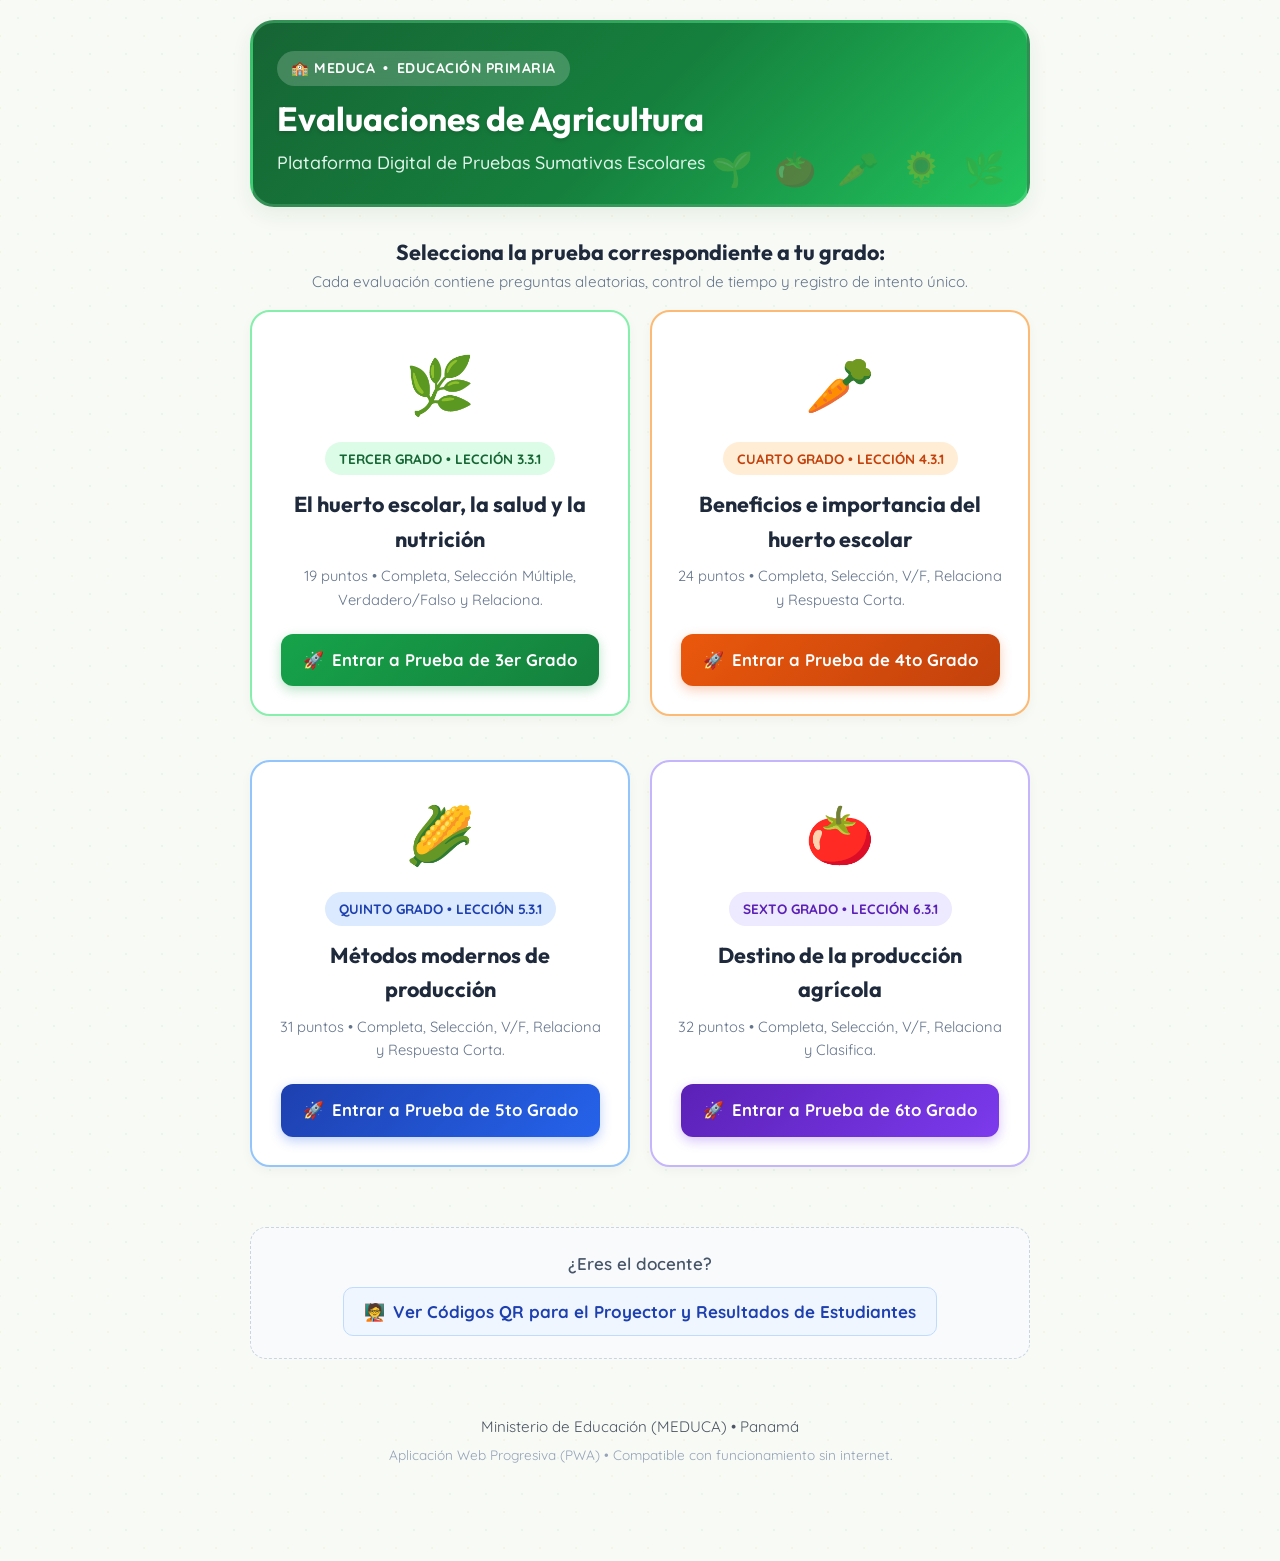
<file: pruebas/index.html>
<!DOCTYPE html>
<html lang="es">
<head>
  <meta charset="UTF-8">
  <meta name="viewport" content="width=device-width, initial-scale=1.0">
  <title>Pruebas Sumativas de Agricultura | MEDUCA</title>
  <link rel="stylesheet" href="./css/style.css">
  <link rel="manifest" href="./manifest.json">
  <meta name="theme-color" content="#15803d">
  <link rel="icon" href="data:image/svg+xml,<svg xmlns=%22http://www.w3.org/2000/svg%22 viewBox=%220 0 100 100%22><text y=%22.9em%22 font-size=%2290%22>🌱</text></svg>">
</head>
<body>

  <div class="container" style="max-width: 820px; padding: 20px;">

    <!-- HERO HEADER -->
    <header class="header-hero">
      <div class="badge-top">
        <span>🏫 MEDUCA</span>
        <span>•</span>
        <span>Educación Primaria</span>
      </div>
      <h1>Evaluaciones de Agricultura</h1>
      <div class="subtitle">Plataforma Digital de Pruebas Sumativas Escolares</div>
    </header>

    <!-- INSTRUCCIÓN -->
    <div style="text-align: center; margin: 28px 0 16px;">
      <h2 style="font-size: 1.35rem; color: #1e293b; font-weight: 700;">Selecciona la prueba correspondiente a tu grado:</h2>
      <p style="color: #64748b; font-size: 0.95rem;">Cada evaluación contiene preguntas aleatorias, control de tiempo y registro de intento único.</p>
    </div>

    <!-- TARJETAS DE ACCESO DIRECTO A CADA GRADO -->
    <div style="display: grid; grid-template-columns: repeat(auto-fit, minmax(320px, 1fr)); gap: 20px; margin-top: 10px;">
      
      <!-- CARD 3ER GRADO -->
      <a href="./tercer_grado.html" style="text-decoration: none; color: inherit; display: block;">
        <div class="card" style="border: 2px solid #86efac; border-radius: 20px; padding: 28px 24px; text-align: center; background: #ffffff; box-shadow: 0 4px 12px rgba(0,0,0,0.04); cursor: pointer; transition: transform 0.2s, box-shadow 0.2s;" onmouseover="this.style.transform='translateY(-4px)';this.style.boxShadow='0 12px 24px rgba(22,101,52,0.15)';" onmouseout="this.style.transform='none';this.style.boxShadow='0 4px 12px rgba(0,0,0,0.04)';">
          <div style="font-size: 3.5rem; margin-bottom: 12px;">🌿</div>
          <span style="display: inline-block; background: #dcfce7; color: #166534; font-weight: 800; font-size: 0.85rem; padding: 6px 14px; border-radius: 9999px; margin-bottom: 12px;">
            TERCER GRADO • LECCIÓN 3.3.1
          </span>
          <h3 style="font-size: 1.35rem; color: #1e293b; margin-bottom: 8px;">El huerto escolar, la salud y la nutrición</h3>
          <p style="color: #64748b; font-size: 0.92rem; margin-bottom: 22px;">
            19 puntos • Completa, Selección Múltiple, Verdadero/Falso y Relaciona.
          </p>
          <div style="background: linear-gradient(135deg, #16a34a 0%, #15803d 100%); color: white; padding: 13px 22px; border-radius: 12px; font-weight: 700; font-size: 1.05rem; display: inline-flex; align-items: center; gap: 8px; box-shadow: 0 4px 12px rgba(22,163,74,0.3);">
            <span>🚀</span> Entrar a Prueba de 3er Grado
          </div>
        </div>
      </a>

      <!-- CARD 4TO GRADO -->
      <a href="./cuarto_grado.html" style="text-decoration: none; color: inherit; display: block;">
        <div class="card" style="border: 2px solid #fdba74; border-radius: 20px; padding: 28px 24px; text-align: center; background: #ffffff; box-shadow: 0 4px 12px rgba(0,0,0,0.04); cursor: pointer; transition: transform 0.2s, box-shadow 0.2s;" onmouseover="this.style.transform='translateY(-4px)';this.style.boxShadow='0 12px 24px rgba(194,65,12,0.15)';" onmouseout="this.style.transform='none';this.style.boxShadow='0 4px 12px rgba(0,0,0,0.04)';">
          <div style="font-size: 3.5rem; margin-bottom: 12px;">🥕</div>
          <span style="display: inline-block; background: #ffedd5; color: #c2410c; font-weight: 800; font-size: 0.85rem; padding: 6px 14px; border-radius: 9999px; margin-bottom: 12px;">
            CUARTO GRADO • LECCIÓN 4.3.1
          </span>
          <h3 style="font-size: 1.35rem; color: #1e293b; margin-bottom: 8px;">Beneficios e importancia del huerto escolar</h3>
          <p style="color: #64748b; font-size: 0.92rem; margin-bottom: 22px;">
            24 puntos • Completa, Selección, V/F, Relaciona y Respuesta Corta.
          </p>
          <div style="background: linear-gradient(135deg, #ea580c 0%, #c2410c 100%); color: white; padding: 13px 22px; border-radius: 12px; font-weight: 700; font-size: 1.05rem; display: inline-flex; align-items: center; gap: 8px; box-shadow: 0 4px 12px rgba(234,88,12,0.3);">
            <span>🚀</span> Entrar a Prueba de 4to Grado
          </div>
        </div>
      </a>

      <!-- CARD 5TO GRADO -->
      <a href="./quinto_grado.html" style="text-decoration: none; color: inherit; display: block;">
        <div class="card" style="border: 2px solid #93c5fd; border-radius: 20px; padding: 28px 24px; text-align: center; background: #ffffff; box-shadow: 0 4px 12px rgba(0,0,0,0.04); cursor: pointer; transition: transform 0.2s, box-shadow 0.2s;" onmouseover="this.style.transform='translateY(-4px)';this.style.boxShadow='0 12px 24px rgba(30,64,175,0.15)';" onmouseout="this.style.transform='none';this.style.boxShadow='0 4px 12px rgba(0,0,0,0.04)';">
          <div style="font-size: 3.5rem; margin-bottom: 12px;">🌽</div>
          <span style="display: inline-block; background: #dbeafe; color: #1e40af; font-weight: 800; font-size: 0.85rem; padding: 6px 14px; border-radius: 9999px; margin-bottom: 12px;">
            QUINTO GRADO • LECCIÓN 5.3.1
          </span>
          <h3 style="font-size: 1.35rem; color: #1e293b; margin-bottom: 8px;">Métodos modernos de producción</h3>
          <p style="color: #64748b; font-size: 0.92rem; margin-bottom: 22px;">
            31 puntos • Completa, Selección, V/F, Relaciona y Respuesta Corta.
          </p>
          <div style="background: linear-gradient(135deg, #1e40af 0%, #2563eb 100%); color: white; padding: 13px 22px; border-radius: 12px; font-weight: 700; font-size: 1.05rem; display: inline-flex; align-items: center; gap: 8px; box-shadow: 0 4px 12px rgba(37,99,235,0.3);">
            <span>🚀</span> Entrar a Prueba de 5to Grado
          </div>
        </div>
      </a>

      <!-- CARD 6TO GRADO -->
      <a href="./sexto_grado.html" style="text-decoration: none; color: inherit; display: block;">
        <div class="card" style="border: 2px solid #c4b5fd; border-radius: 20px; padding: 28px 24px; text-align: center; background: #ffffff; box-shadow: 0 4px 12px rgba(0,0,0,0.04); cursor: pointer; transition: transform 0.2s, box-shadow 0.2s;" onmouseover="this.style.transform='translateY(-4px)';this.style.boxShadow='0 12px 24px rgba(124,58,237,0.15)';" onmouseout="this.style.transform='none';this.style.boxShadow='0 4px 12px rgba(0,0,0,0.04)';">
          <div style="font-size: 3.5rem; margin-bottom: 12px;">🍅</div>
          <span style="display: inline-block; background: #ede9fe; color: #5b21b6; font-weight: 800; font-size: 0.85rem; padding: 6px 14px; border-radius: 9999px; margin-bottom: 12px;">
            SEXTO GRADO • LECCIÓN 6.3.1
          </span>
          <h3 style="font-size: 1.35rem; color: #1e293b; margin-bottom: 8px;">Destino de la producción agrícola</h3>
          <p style="color: #64748b; font-size: 0.92rem; margin-bottom: 22px;">
            32 puntos • Completa, Selección, V/F, Relaciona y Clasifica.
          </p>
          <div style="background: linear-gradient(135deg, #5b21b6 0%, #7c3aed 100%); color: white; padding: 13px 22px; border-radius: 12px; font-weight: 700; font-size: 1.05rem; display: inline-flex; align-items: center; gap: 8px; box-shadow: 0 4px 12px rgba(124,58,237,0.3);">
            <span>🚀</span> Entrar a Prueba de 6to Grado
          </div>
        </div>
      </a>

    </div>

    <!-- PANEL DOCENTE -->
    <div style="text-align: center; margin-top: 36px; padding: 22px; background: #f8fafc; border-radius: 16px; border: 1px dashed #cbd5e1;">
      <p style="color: #475569; font-weight: 600; margin-bottom: 10px;">¿Eres el docente?</p>
      <a href="./docente.html" style="display: inline-flex; align-items: center; gap: 8px; font-weight: 700; color: #1e40af; text-decoration: none; padding: 10px 20px; background: #eff6ff; border-radius: 10px; border: 1px solid #bfdbfe; transition: background 0.2s;" onmouseover="this.style.background='#dbeafe';" onmouseout="this.style.background='#eff6ff';">
        <span>🧑‍🏫</span> Ver Códigos QR para el Proyector y Resultados de Estudiantes
      </a>
    </div>

    <!-- FOOTER -->
    <footer class="footer-info">
      <div>Ministerio de Educación (MEDUCA) • Panamá</div>
      <div style="margin-top: 4px; font-size: 0.85rem; color: #94a3b8;">
        Aplicación Web Progresiva (PWA) • Compatible con funcionamiento sin internet.
      </div>
    </footer>

    <!-- MODAL DE ACCESO DOCENTE (CLAVE: 0476) -->
    <div class="modal-overlay" id="teacherPinModal">
      <div class="modal-card" style="max-width: 420px; text-align: center; border-color: #3b82f6;">
        <div style="font-size: 3rem; margin-bottom: 8px;">🔐</div>
        <h2 style="font-size: 1.5rem; color: #1e293b; margin-bottom: 8px;">Acceso del Docente</h2>
        <p style="color: #64748b; font-size: 0.95rem; margin-bottom: 18px;">
          Ingresa la clave de 4 dígitos para ingresar al panel y ver las calificaciones:
        </p>

        <input 
          type="password" 
          id="modalPinInput" 
          class="pin-input-field" 
          maxlength="4" 
          placeholder="••••" 
          autocomplete="off"
        >
        <div id="modalPinError" style="color: #ef4444; font-weight: 600; font-size: 0.9rem; margin-top: 10px; display: none;">
          ❌ Clave incorrecta. Inténtalo de nuevo.
        </div>

        <div style="display: flex; gap: 10px; margin-top: 22px; justify-content: center;">
          <button type="button" class="btn-secondary" id="cancelPinModalBtn" style="padding: 10px 20px;">
            Cancelar
          </button>
          <button type="button" class="btn-primary" id="confirmPinModalBtn" style="padding: 10px 24px; background: #2563eb;">
            <span>🔓</span> Acceder
          </button>
        </div>
      </div>
    </div>

  </div>

  <script>
    const TEACHER_PIN = '0476';
    const pinModal = document.getElementById('teacherPinModal');
    const pinInput = document.getElementById('modalPinInput');
    const pinError = document.getElementById('modalPinError');
    const confirmBtn = document.getElementById('confirmPinModalBtn');
    const cancelBtn = document.getElementById('cancelPinModalBtn');

    document.querySelectorAll('a[href*="docente.html"]').forEach(link => {
      link.addEventListener('click', (e) => {
        e.preventDefault();
        if (sessionStorage.getItem('meduca_docente_auth') === TEACHER_PIN) {
          window.location.href = './docente.html';
          return;
        }
        pinInput.value = '';
        pinError.style.display = 'none';
        pinModal.classList.add('active');
        setTimeout(() => pinInput.focus(), 150);
      });
    });

    const checkPin = () => {
      if (pinInput.value.trim() === TEACHER_PIN) {
        sessionStorage.setItem('meduca_docente_auth', TEACHER_PIN);
        pinModal.classList.remove('active');
        window.location.href = './docente.html';
      } else {
        pinError.style.display = 'block';
        pinInput.value = '';
        pinInput.focus();
      }
    };

    if (confirmBtn) confirmBtn.addEventListener('click', checkPin);
    if (pinInput) {
      pinInput.addEventListener('keydown', (e) => {
        if (e.key === 'Enter') {
          e.preventDefault();
          checkPin();
        }
      });
    }
    if (cancelBtn) {
      cancelBtn.addEventListener('click', () => pinModal.classList.remove('active'));
    }

    if ('serviceWorker' in navigator) {
      window.addEventListener('load', () => {
        navigator.serviceWorker.register('./sw.js')
          .then((reg) => console.log('SW registrado:', reg.scope))
          .catch((err) => console.warn('SW err:', err));
      });
    }
  </script>
</body>
</html>
</file>
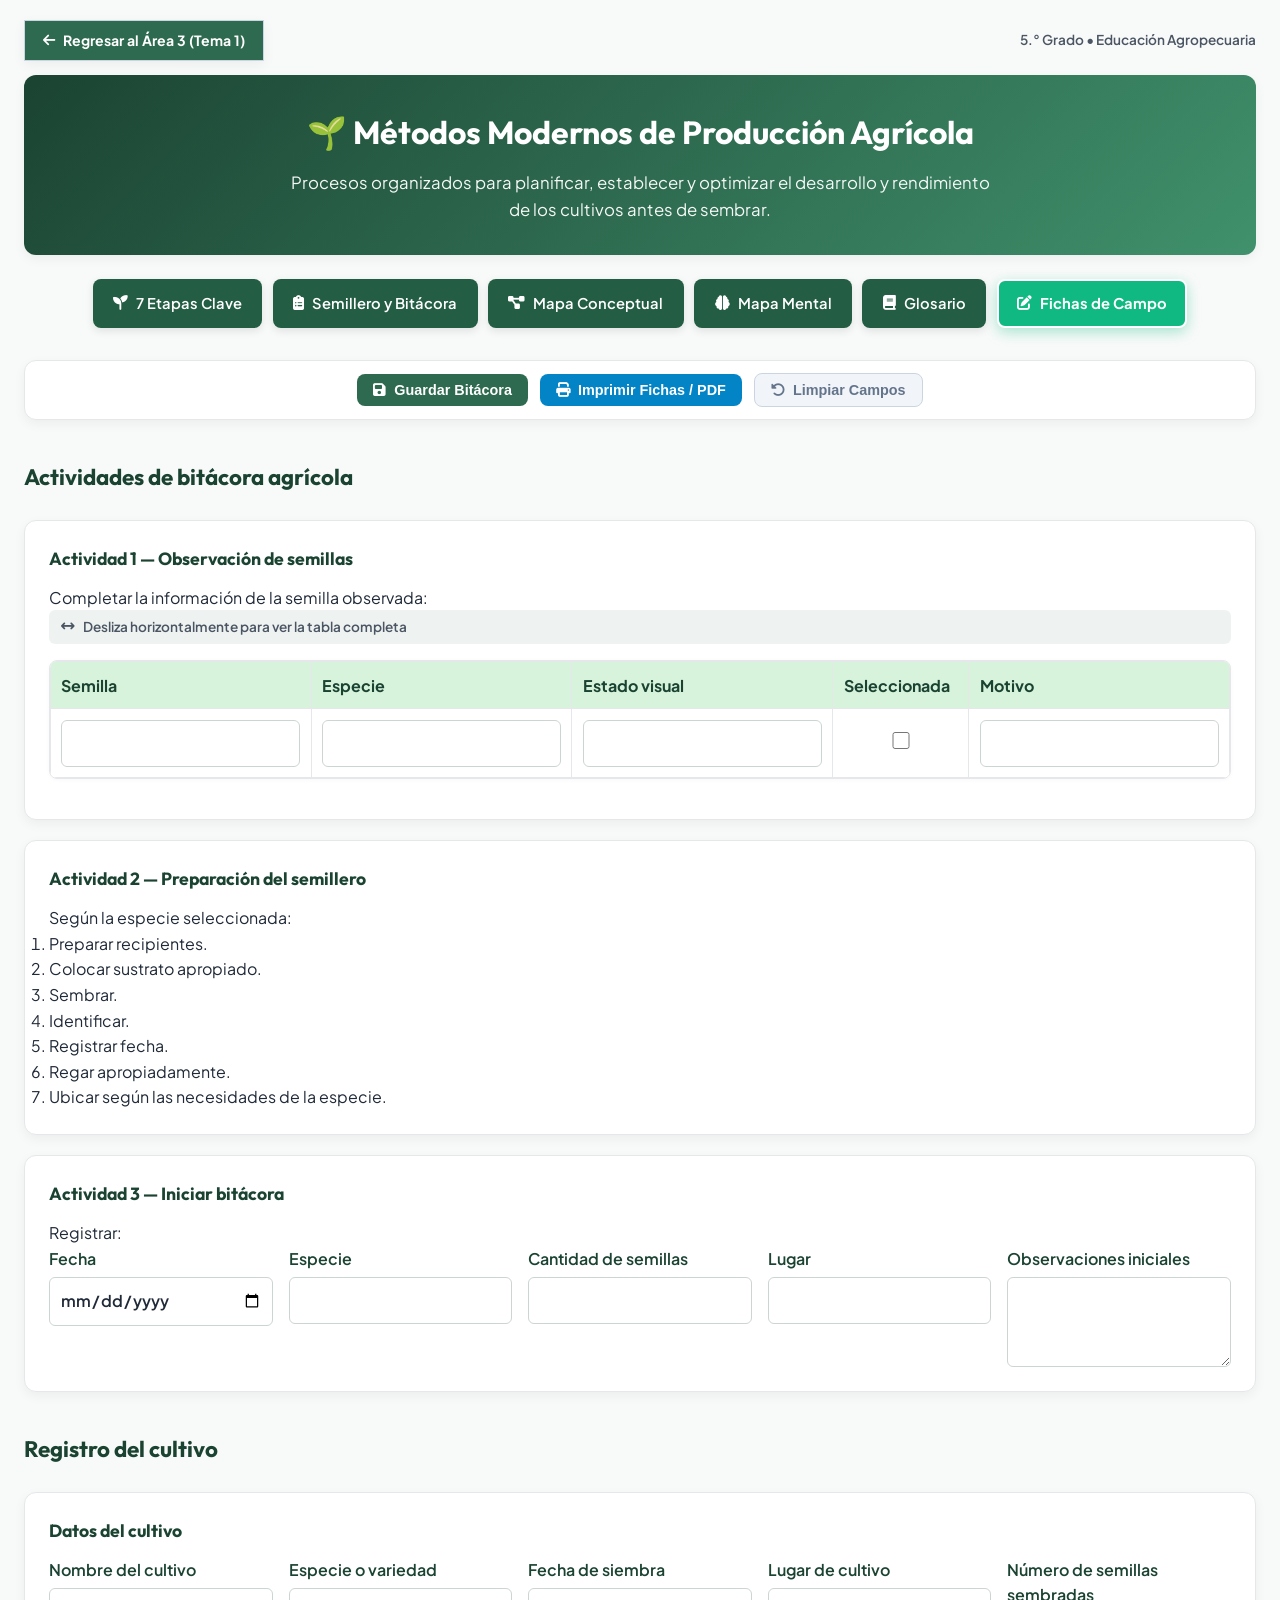
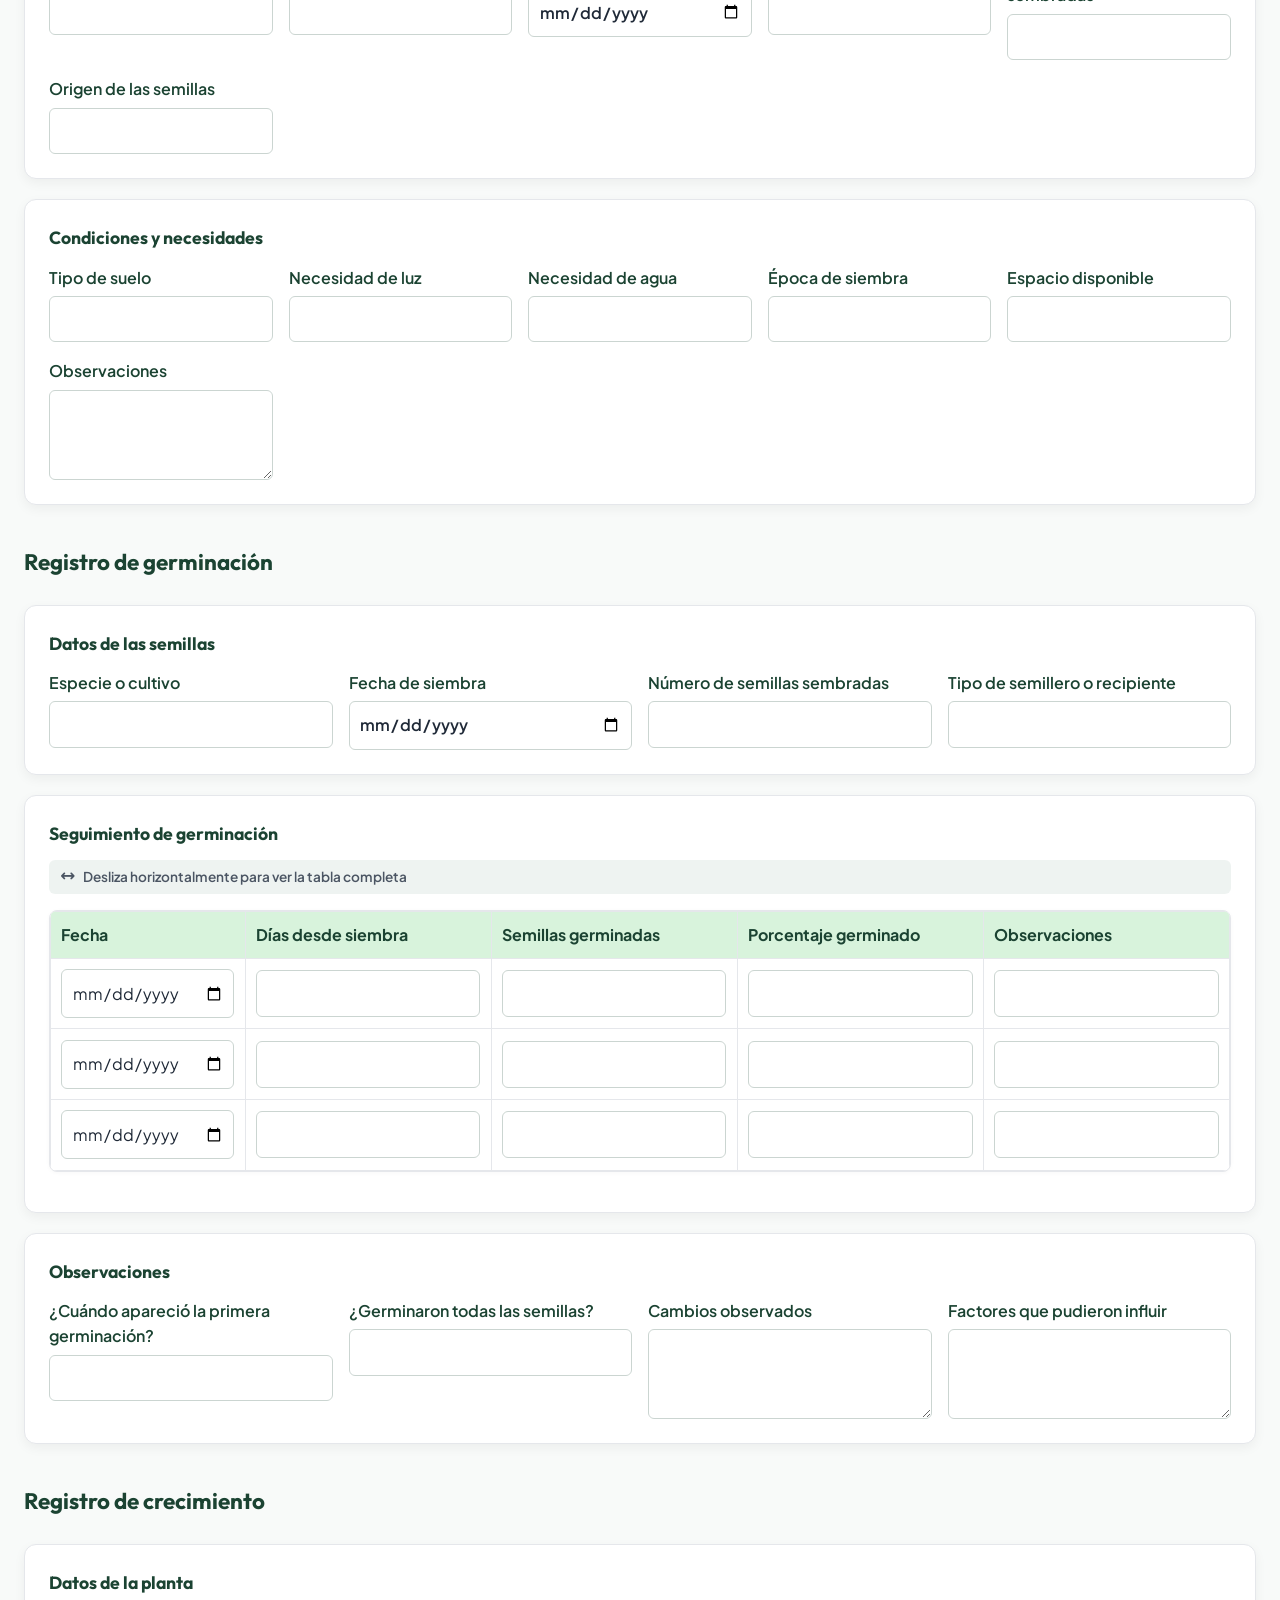
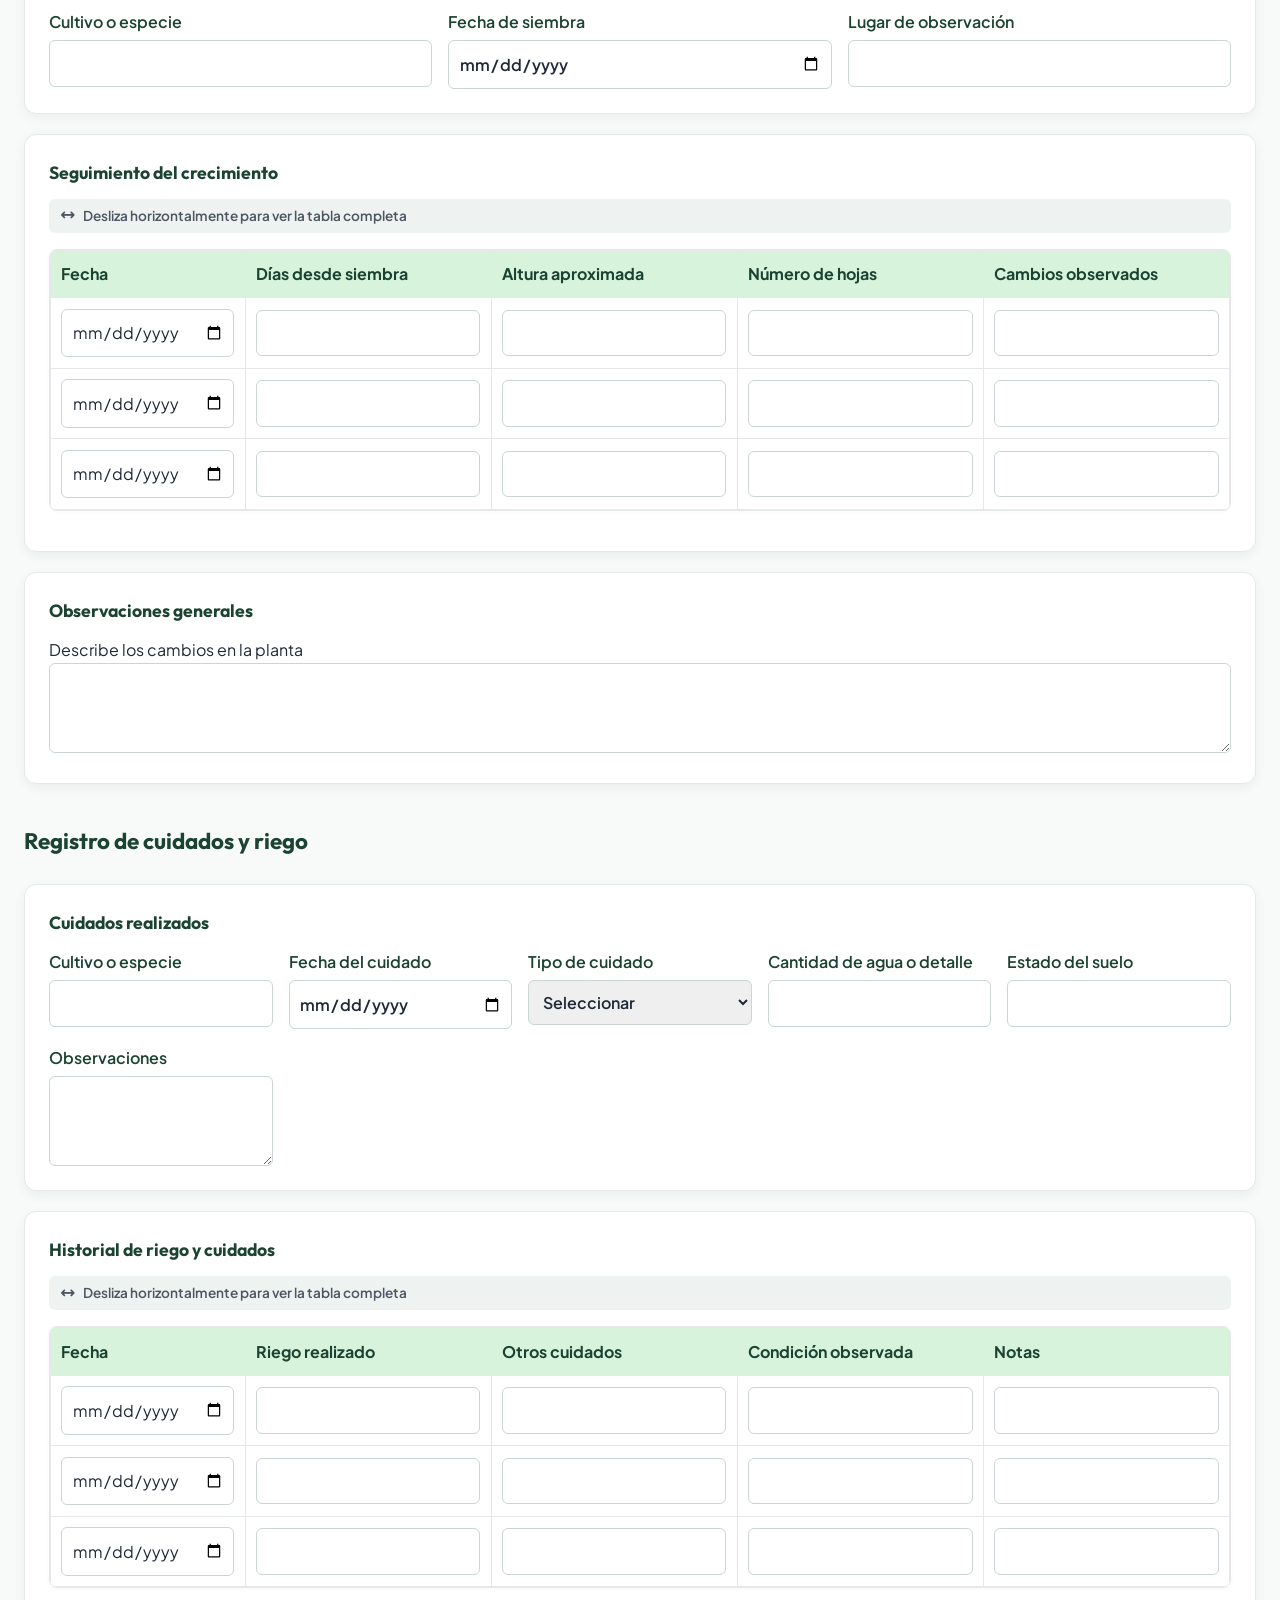
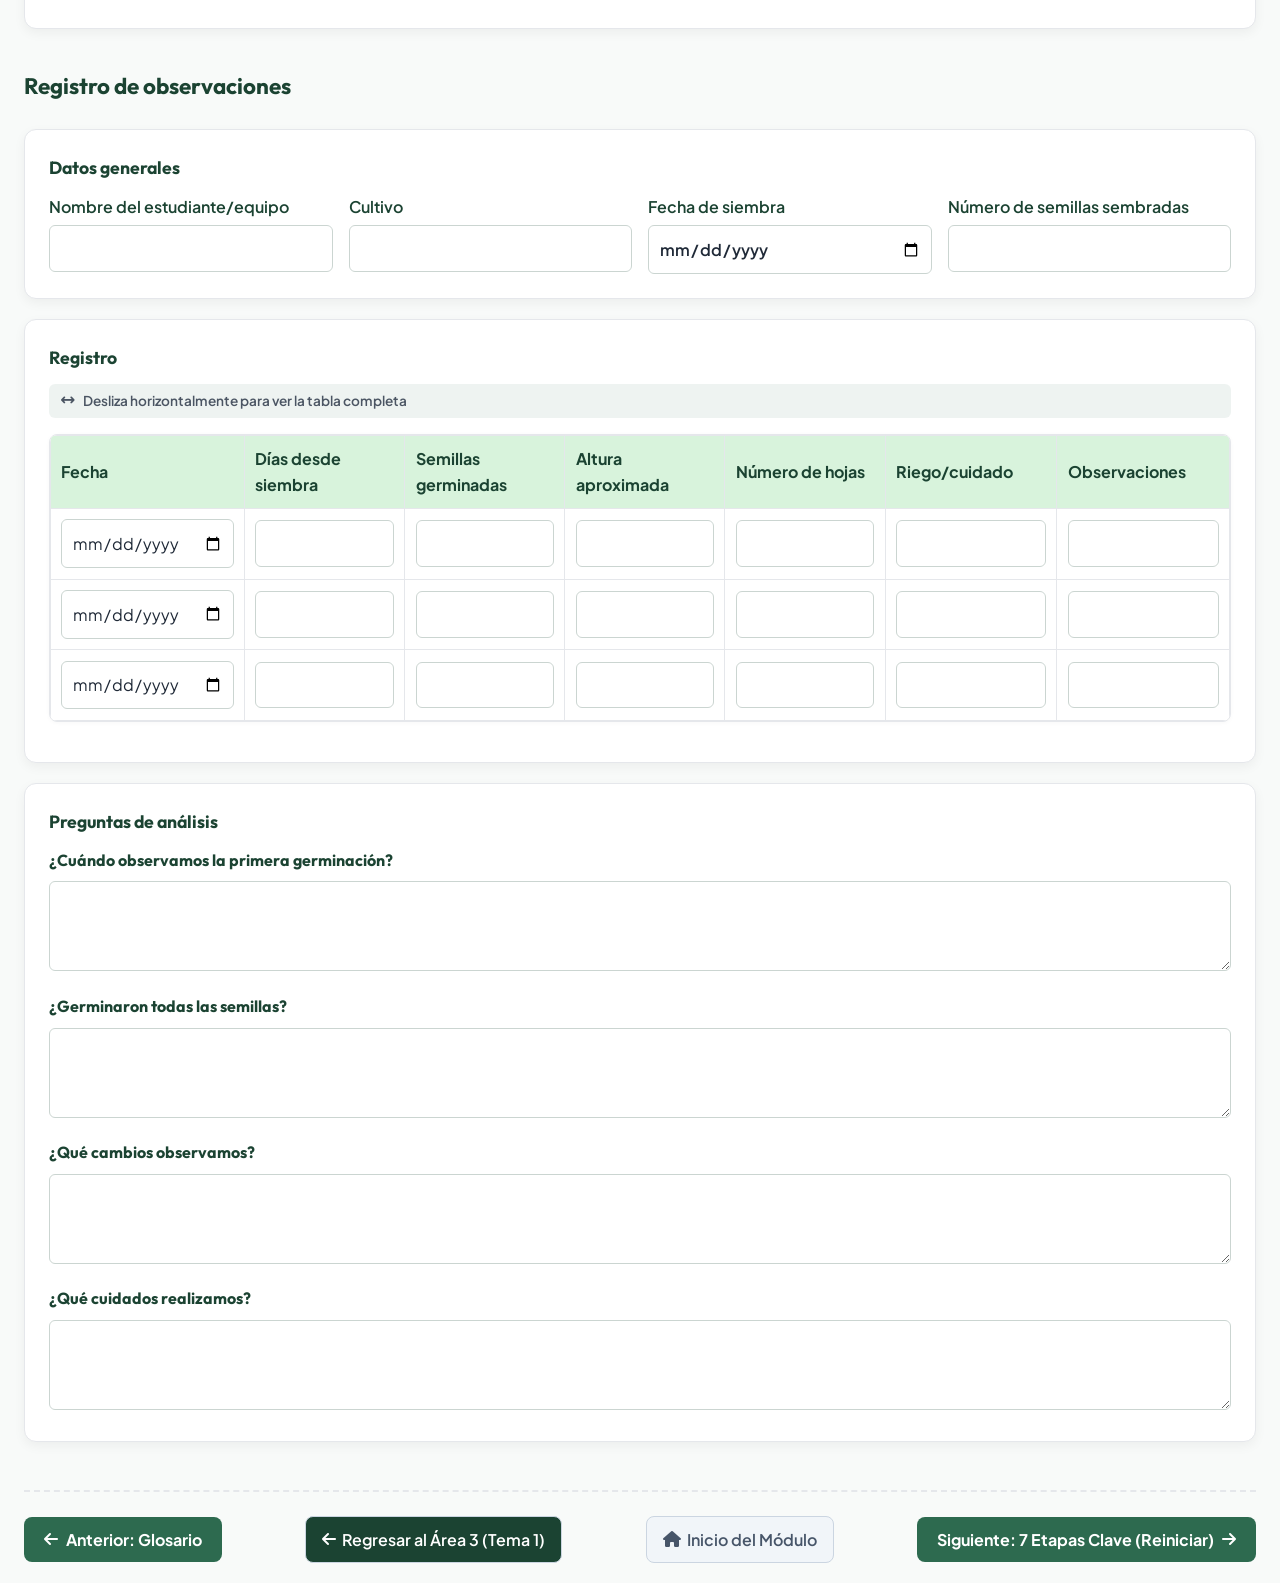
<file: recursos/metodos-fichas-campo.html>
<!DOCTYPE html>
<html lang="es">
<head>
  <meta charset="UTF-8">
  <meta name="viewport" content="width=device-width, initial-scale=1.0">
  <title>Fichas de Campo y Registro Escolar | Quinto Grado MEDUCA</title>
  <!-- Google Fonts & FontAwesome Icons -->
  <link rel="preconnect" href="https://fonts.googleapis.com">
  <link rel="preconnect" href="https://fonts.gstatic.com" crossorigin>
  <link href="https://fonts.googleapis.com/css2?family=Outfit:wght@600;700;800&family=Plus+Jakarta+Sans:wght@400;500;600;700&display=swap" rel="stylesheet">
  <link rel="stylesheet" href="https://cdnjs.cloudflare.com/ajax/libs/font-awesome/6.5.1/css/all.min.css">
  <style>

    :root {
      --primary: #2d6a4f;
      --primary-light: #40916c;
      --primary-dark: #1b4332;
      --accent: #d8f3dc;
      --accent-warm: #e9c46a;
      --surface: #ffffff;
      --background: #f8faf9;
      --text-main: #1f2937;
      --text-muted: #4b5563;
      --border: #e5e7eb;
      --shadow: 0 4px 12px rgba(0, 0, 0, 0.05);
      --radius: 12px;
    }

    * {
      box-sizing: border-box;
      margin: 0;
      padding: 0;
    }

    body {
      font-family: system-ui, -apple-system, BlinkMacSystemFont, "Segoe UI", Roboto, sans-serif;
      background-color: var(--background);
      color: var(--text-main);
      line-height: 1.6;
      padding: 1.25rem 0;
      width: 100%;
      margin: 0;
      box-sizing: border-box;
    }

    .container {
      width: 100%;
      max-width: 100%;
      margin: 0 auto;
      padding: 0 1.5rem;
      box-sizing: border-box;
    }

    /* Encabezado */
    .header {
      text-align: center;
      margin-bottom: 2.5rem;
      padding: 2rem 1.5rem;
      background: linear-gradient(135deg, var(--primary-dark), var(--primary-light));
      color: #ffffff;
      border-radius: var(--radius);
      box-shadow: var(--shadow);
    }

    .header h1 {
      font-size: 2rem;
      margin-bottom: 0.75rem;
    }

    .header p {
      font-size: 1.05rem;
      max-width: 720px;
      margin: 0 auto;
      opacity: 0.95;
    }

    .navigation {
      display: flex;
      justify-content: center;
      flex-wrap: wrap;
      gap: 0.75rem;
      margin: -1rem 0 2rem;
    }

    .navigation a {
      display: inline-block;
      padding: 0.7rem 1.2rem;
      background-color: var(--primary);
      color: #ffffff;
      border-radius: 8px;
      font-weight: 600;
      text-decoration: none;
      box-shadow: var(--shadow);
      transition: background-color 0.2s ease;
    }

    .navigation a:hover,
    .navigation a:focus-visible {
      background-color: var(--primary-dark);
    }

    /* Bloque Idea Principal */
    .highlight-card {
      background-color: var(--accent);
      border-left: 5px solid var(--primary);
      padding: 1.25rem 1.5rem;
      border-radius: 8px;
      margin-bottom: 2.5rem;
      display: flex;
      align-items: flex-start;
      gap: 1rem;
    }

    .highlight-card .icon {
      font-size: 1.8rem;
      line-height: 1;
    }

    .highlight-card h3 {
      color: var(--primary-dark);
      margin-bottom: 0.25rem;
      font-size: 1.1rem;
    }

    .highlight-card p {
      color: var(--text-main);
      font-weight: 500;
    }

    /* Grilla de Etapas */
    .section-title {
      font-size: 1.4rem;
      color: var(--primary-dark);
      margin-bottom: 1.5rem;
      display: flex;
      align-items: center;
      gap: 0.5rem;
    }

    .grid {
      display: grid;
      grid-template-columns: repeat(auto-fit, minmax(280px, 1fr));
      gap: 1.25rem;
      margin-bottom: 2.5rem;
    }

    .card {
      background-color: var(--surface);
      border: 1px solid var(--border);
      border-radius: var(--radius);
      padding: 1.5rem;
      box-shadow: var(--shadow);
      display: flex;
      flex-direction: column;
      position: relative;
    }

    .card-badge {
      position: absolute;
      top: 1rem;
      right: 1rem;
      background-color: var(--accent);
      color: var(--primary-dark);
      font-weight: bold;
      width: 28px;
      height: 28px;
      border-radius: 50%;
      display: flex;
      align-items: center;
      justify-content: center;
      font-size: 0.85rem;
    }

    .card h3 {
      font-size: 1.15rem;
      color: var(--primary);
      margin-bottom: 0.5rem;
      padding-right: 2rem;
    }

    .card p {
      color: var(--text-muted);
      font-size: 0.95rem;
      margin-bottom: 0.75rem;
    }

    .video-link {
      display: flex;
      flex-direction: column;
      align-items: stretch;
      gap: 0.4rem;
      margin-bottom: 0.75rem;
      color: var(--primary-dark);
      font-size: 0.9rem;
      font-weight: 600;
      text-decoration: none;
    }

    .video-link:hover,
    .video-link:focus-visible {
      text-decoration: underline;
    }

    .video-thumbnail {
      position: relative;
      display: flex;
      align-items: center;
      justify-content: center;
      width: 100%;
      aspect-ratio: 16 / 9;
      overflow: hidden;
      border-radius: 8px;
      background-color: #0d1f17;
      color: #ffffff;
      text-align: center;
    }

    .video-preview-img {
      position: absolute;
      inset: 0;
      width: 100%;
      height: 100%;
      object-fit: cover;
      transition: transform 0.4s cubic-bezier(0.4, 0, 0.2, 1), filter 0.4s ease;
      z-index: 1;
      display: block;
    }

    .video-overlay-gradient {
      position: absolute;
      inset: 0;
      background: linear-gradient(to top, rgba(0, 0, 0, 0.8) 0%, rgba(0, 0, 0, 0.25) 50%, rgba(0, 0, 0, 0.6) 100%);
      z-index: 2;
      transition: background 0.3s ease;
    }

    .video-link:hover .video-preview-img,
    .bitacora-video-link:hover .video-preview-img {
      transform: scale(1.06);
      filter: brightness(1.08);
    }

    .video-link:hover .video-overlay-gradient,
    .bitacora-video-link:hover .video-overlay-gradient {
      background: linear-gradient(to top, rgba(0, 0, 0, 0.65) 0%, rgba(0, 0, 0, 0.15) 50%, rgba(0, 0, 0, 0.45) 100%);
    }

    .video-thumbnail-title {
      position: absolute;
      top: 0.75rem;
      left: 0.85rem;
      right: 0.85rem;
      color: #ffffff;
      font-size: clamp(0.9rem, 2.5vw, 1.15rem);
      font-weight: 700;
      text-shadow: 0 2px 6px rgba(0, 0, 0, 0.9);
      z-index: 3;
      text-align: left;
    }

    .video-play-icon {
      position: relative;
      z-index: 3;
      display: flex;
      align-items: center;
      justify-content: center;
      width: 3.4rem;
      height: 3.4rem;
      padding-left: 0.25rem;
      border-radius: 50%;
      background-color: #ff0000;
      color: #ffffff;
      font-size: 1.35rem;
      box-shadow: 0 4px 14px rgba(0, 0, 0, 0.5);
      transition: transform 0.3s ease, background-color 0.3s ease, box-shadow 0.3s ease;
    }

    .video-link:hover .video-play-icon,
    .bitacora-video-link:hover .video-play-icon {
      transform: scale(1.15);
      background-color: #cc0000;
      box-shadow: 0 6px 20px rgba(255, 0, 0, 0.55);
    }

    .video-badge-yt {
      position: absolute;
      bottom: 0.65rem;
      right: 0.75rem;
      z-index: 3;
      background: rgba(0, 0, 0, 0.78);
      color: #ffffff;
      font-size: 0.78rem;
      font-weight: 700;
      padding: 3px 8px;
      border-radius: 4px;
      display: flex;
      align-items: center;
      gap: 5px;
      box-shadow: 0 2px 6px rgba(0,0,0,0.4);
    }
    .video-badge-yt i {
      color: #ff0000;
    }

    .video-action,
    .bitacora-video-caption {
      display: block;
      min-height: 44px;
      padding: 0.65rem 0.9rem;
      border-radius: 6px;
      background-color: var(--primary);
      color: #ffffff;
      text-align: center;
      font-weight: 600;
    }

    .video-action {
      transition: background-color 0.2s ease;
    }

    .video-link:hover .video-action,
    .video-link:focus-visible .video-action,
    .bitacora-video-link:hover .bitacora-video-caption,
    .bitacora-video-link:focus-visible .bitacora-video-caption {
      background-color: var(--primary-dark);
    }

    .bitacora-video-caption {
      border-radius: 0;
    }

    .card ul {
      list-style-type: none;
      padding-top: 0.5rem;
      border-top: 1px dashed var(--border);
      margin-top: auto;
    }

    .card ul li {
      font-size: 0.9rem;
      color: var(--text-main);
      padding: 0.25rem 0;
      display: flex;
      align-items: center;
      gap: 0.5rem;
    }

    .card ul li::before {
      content: "✔";
      color: var(--primary-light);
      font-size: 0.75rem;
    }

    /* Sección Bitácora */
    .bitacora-section {
      background-color: var(--surface);
      border: 1px solid var(--border);
      border-radius: var(--radius);
      padding: 1.75rem;
      box-shadow: var(--shadow);
    }

    .bitacora-header {
      display: flex;
      align-items: center;
      gap: 0.75rem;
      margin-bottom: 0.75rem;
    }

    .bitacora-tags {
      display: flex;
      flex-wrap: wrap;
      gap: 0.5rem;
      margin-top: 1rem;
    }

    .tag {
      display: inline-block;
      background-color: #f3f4f6;
      border: 1px solid var(--border);
      padding: 0.35rem 0.75rem;
      border-radius: 20px;
      font-size: 0.85rem;
      font-weight: 500;
      color: var(--text-muted);
    }

    .tag-link {
      text-decoration: none;
    }

    .tag-link:hover,
    .tag-link:focus-visible {
      background-color: var(--accent);
      border-color: var(--primary-light);
      color: var(--primary-dark);
    }

    .bitacora-content {
      display: grid;
      grid-template-columns: repeat(auto-fit, minmax(280px, 1fr));
      gap: 1.5rem;
      margin-top: 1.5rem;
    }

    .bitacora-content h3 {
      color: var(--primary-dark);
      font-size: 1.05rem;
      margin-bottom: 0.75rem;
    }

    .bitacora-content ul,
    .bitacora-content ol {
      padding-left: 1.4rem;
      color: var(--text-muted);
    }

    .bitacora-content li {
      padding: 0.3rem 0;
    }

    .bitacora-content li::marker {
      color: var(--primary-light);
      font-weight: 700;
    }

    .bitacora-content strong {
      color: var(--primary-dark);
    }

    .bitacora-video-caption {
      border-radius: 0;
    }

    .bitacora-video-link {
      display: block;
      width: 100%;
      overflow: hidden;
      border-radius: var(--radius);
      box-shadow: var(--shadow);
      color: #ffffff;
      text-decoration: none;
    }

    .bitacora-video-link img {
      display: block;
      width: 100%;
      aspect-ratio: 16 / 9;
      object-fit: cover;
    }

    .bitacora-video-link:focus-visible {
      outline: 3px solid var(--primary-light);
      outline-offset: 3px;
    }

    .extra-section {
      margin-top: 2.5rem;
      scroll-margin-top: 1rem;
    }

    .extra-card {
      margin-bottom: 1.25rem;
      padding: 1.5rem;
      background-color: var(--surface);
      border: 1px solid var(--border);
      border-radius: var(--radius);
      box-shadow: var(--shadow);
      width: 100%;
      max-width: 100%;
      box-sizing: border-box;
      overflow: hidden;
    }

    .extra-card h3 {
      color: var(--primary-dark);
      font-size: 1.1rem;
      margin-bottom: 0.75rem;
    }

    .glossary-grid {
      display: grid;
      grid-template-columns: repeat(auto-fit, minmax(250px, 1fr));
      gap: 1rem;
    }

    .glossary-entry {
      background-color: var(--surface);
      border: 1px solid var(--border);
      border-left: 4px solid var(--primary-light);
      border-radius: 8px;
      padding: 1rem 1.25rem;
      box-shadow: var(--shadow);
    }

    .glossary-entry h3 {
      color: var(--primary-dark);
      font-size: 1rem;
      margin-bottom: 0.35rem;
    }

    .glossary-entry p {
      color: var(--text-muted);
      font-size: 0.95rem;
    }

    .diagram-card {
      overflow-x: auto;
      padding: 1rem;
      background-color: var(--surface);
      border: 1px solid var(--border);
      border-radius: var(--radius);
      box-shadow: var(--shadow);
    }

    .diagram-card svg {
      display: block;
      width: 100%;
      min-width: 900px;
      height: auto;
    }

    .flow-connector {
      fill: none;
      stroke: var(--primary-light);
      stroke-width: 3;
    }

    .flow-node {
      fill: var(--accent);
      stroke: var(--primary);
      stroke-width: 2;
    }

    .flow-node-main {
      fill: var(--primary-dark);
      stroke: var(--primary-dark);
    }

    .flow-node-final {
      fill: #e9c46a;
      stroke: #9c6615;
    }

    .flow-label {
      fill: var(--primary-dark);
      font-size: 16px;
      font-weight: 600;
      text-anchor: middle;
      dominant-baseline: middle;
    }

    .flow-label-main {
      fill: #ffffff;
      font-size: 19px;
      font-weight: 700;
    }

    .mindmap-svg {
      display: block;
      width: 100%;
      min-width: 850px;
      height: auto;
    }

    .mind-branch {
      fill: none;
      stroke-width: 4;
      stroke-linecap: round;
    }

    .branch-seed { stroke: #40916c; }
    .branch-terrain { stroke: #e9a23b; }
    .branch-crop { stroke: #6284c7; }
    .branch-time { stroke: #be6b9b; }
    .branch-followup { stroke: #829447; }

    .mind-root {
      fill: var(--primary-dark);
      stroke: var(--primary-dark);
      stroke-width: 2;
    }

    .mind-category { stroke-width: 2; }
    .category-seed { fill: #d8f3dc; stroke: #40916c; }
    .category-terrain { fill: #fff0d6; stroke: #e9a23b; }
    .category-crop { fill: #e5ecfb; stroke: #6284c7; }
    .category-time { fill: #f8e5ef; stroke: #be6b9b; }
    .category-followup { fill: #edf0dc; stroke: #829447; }

    .mind-leaf {
      fill: #ffffff;
      stroke-width: 2;
    }

    .mind-label {
      fill: var(--primary-dark);
      font-size: 16px;
      font-weight: 600;
      text-anchor: middle;
      dominant-baseline: middle;
    }

    .mind-root-label {
      fill: #ffffff;
      font-size: 20px;
      font-weight: 700;
    }

    .form-fields {
      display: grid;
      grid-template-columns: repeat(auto-fit, minmax(220px, 1fr));
      gap: 1rem;
    }

    .form-fields label,
    .record-fields label {
      display: flex;
      flex-direction: column;
      gap: 0.35rem;
      color: var(--primary-dark);
      font-weight: 600;
    }

    .extra-card input,
    .extra-card select,
    .extra-card textarea {
      width: 100%;
      padding: 0.6rem;
      border: 1px solid #cbd5d1;
      border-radius: 6px;
      font: inherit;
      color: var(--text-main);
    }

    .extra-card textarea {
      min-height: 90px;
      resize: vertical;
    }

    .table-wrapper {
      width: 100%;
      max-width: 100%;
      box-sizing: border-box;
      overflow-x: auto;
      -webkit-overflow-scrolling: touch;
      margin: 1rem 0;
      border-radius: 8px;
      border: 1px solid var(--border);
      background: #ffffff;
      box-shadow: 0 1px 4px rgba(0, 0, 0, 0.03);
      display: block;
    }

    .record-table {
      width: 100%;
      min-width: 600px;
      border-collapse: collapse;
      margin: 0;
    }

    .record-table th,
    .record-table td {
      padding: 0.65rem;
      border: 1px solid var(--border);
      text-align: left;
      vertical-align: middle;
    }

    .record-table th {
      background-color: var(--accent);
      color: var(--primary-dark);
    }

    .record-table input { min-width: 100px; }

    .record-fields {
      display: grid;
      grid-template-columns: repeat(auto-fit, minmax(220px, 1fr));
      gap: 1rem;
    }

    .record-fields textarea { min-height: 90px; }

    .checkbox-cell { text-align: center !important; }
    .checkbox-cell input { width: 1.1rem; height: 1.1rem; accent-color: var(--primary); }

    .analysis-question { margin-top: 1rem; }
    .analysis-question:first-of-type { margin-top: 0; }
    .analysis-question h3 { margin-bottom: 0.5rem; font-size: 1rem; }

    .back-to-top {
      display: inline-block;
      margin-top: 1rem;
      color: var(--primary-dark);
      font-weight: 600;
    }

    .extra-section section[id] { scroll-margin-top: 1rem; }

    .questions-box {
      background: #fdfaf3;
      border: 1px solid var(--accent-warm);
      padding: 1rem;
      border-radius: 8px;
      margin-top: 1rem;
    }

    .questions-box strong {
      color: #9c6615;
    }


    /* Mejoras de Tipografía e Interfaz */
    body {
      font-family: 'Plus Jakarta Sans', system-ui, -apple-system, sans-serif;
    }
    h1, h2, h3, h4 {
      font-family: 'Outfit', sans-serif;
    }

    /* Barra de herramientas para el estudiante */
    .student-toolbar {
      display: flex;
      align-items: center;
      justify-content: center;
      gap: 12px;
      flex-wrap: wrap;
      background: #ffffff;
      border: 1.5px solid var(--border);
      padding: 12px 18px;
      border-radius: var(--radius);
      box-shadow: var(--shadow);
      margin-bottom: 2rem;
    }

    .btn-tool {
      display: inline-flex;
      align-items: center;
      gap: 8px;
      padding: 8px 16px;
      border-radius: 8px;
      font-size: 0.9rem;
      font-weight: 700;
      cursor: pointer;
      border: none;
      transition: all 0.2s ease;
    }

    .btn-save {
      background: var(--primary);
      color: #ffffff;
    }
    .btn-save:hover {
      background: var(--primary-dark);
      transform: translateY(-2px);
    }

    .btn-print {
      background: #0284c7;
      color: #ffffff;
    }
    .btn-print:hover {
      background: #0369a1;
      transform: translateY(-2px);
    }

    .btn-reset {
      background: #f1f5f9;
      color: #64748b;
      border: 1px solid #cbd5e1;
    }
    .btn-reset:hover {
      background: #fee2e2;
      color: #dc2626;
      border-color: #fca5a5;
    }

    .save-status {
      font-size: 0.85rem;
      color: #16a34a;
      font-weight: 700;
      display: none;
      align-items: center;
      gap: 6px;
    }
    .save-status.visible {
      display: inline-flex;
    }

    /* Indicador de desplazamiento para diagramas */
    .scroll-hint {
      display: flex;
      align-items: center;
      gap: 8px;
      color: var(--text-muted);
      font-size: 0.85rem;
      font-weight: 600;
      margin-bottom: 8px;
      background: rgba(45, 106, 79, 0.08);
      padding: 6px 12px;
      border-radius: 6px;
    }

    /* Tarjetas Interactivas con Hover Suave */
    .card {
      transition: transform 0.25s ease, box-shadow 0.25s ease, border-color 0.25s ease;
    }
    .card:hover {
      transform: translateY(-4px);
      box-shadow: 0 8px 24px rgba(0, 0, 0, 0.08);
      border-color: var(--primary-light);
    }

    /* Estilos de Impresión */
    @media print {
      body {
        background: #ffffff !important;
        color: #000000 !important;
        padding: 0 !important;
      }
      .navigation, .student-toolbar, .back-to-top, .video-link, .bitacora-video-link, .scroll-hint {
        display: none !important;
      }
      .card, .bitacora-section, .extra-card, .glossary-entry, .diagram-card {
        box-shadow: none !important;
        border: 1px solid #ccc !important;
        break-inside: avoid;
      }
      .header {
        background: none !important;
        color: #000 !important;
        border-bottom: 2px solid #2d6a4f !important;
        border-radius: 0 !important;
        padding: 10px 0 !important;
      }
    }
  
    /* Navegación por Subpáginas */
    .navigation {
      display: flex;
      justify-content: center;
      flex-wrap: wrap;
      gap: 0.65rem;
      margin: -1rem 0 2rem;
    }

    .navigation a {
      display: inline-flex;
      align-items: center;
      gap: 8px;
      padding: 0.65rem 1.15rem;
      background-color: #235d43;
      color: #ffffff;
      border-radius: 8px;
      font-weight: 600;
      font-size: 0.92rem;
      text-decoration: none;
      box-shadow: 0 3px 8px rgba(0, 0, 0, 0.1);
      transition: all 0.2s ease;
      border: 2px solid transparent;
    }

    .navigation a:hover,
    .navigation a:focus-visible {
      background-color: #1b4332;
      transform: translateY(-2px);
      box-shadow: 0 5px 12px rgba(0, 0, 0, 0.15);
    }

    .navigation a.active {
      background-color: #10b981;
      color: #ffffff;
      border-color: #ffffff;
      box-shadow: 0 4px 14px rgba(16, 185, 129, 0.35);
      font-weight: 700;
    }

    /* Footer de Navegación entre Subpáginas */
    .subpage-nav-footer {
      display: flex;
      justify-content: space-between;
      align-items: center;
      gap: 12px;
      margin-top: 3rem;
      padding-top: 1.5rem;
      border-top: 2px dashed var(--border);
      flex-wrap: wrap;
    }
    .btn-subpage-nav {
      display: inline-flex;
      align-items: center;
      gap: 8px;
      padding: 10px 20px;
      background: var(--primary);
      color: #ffffff;
      border-radius: 8px;
      font-weight: 700;
      text-decoration: none;
      transition: all 0.2s ease;
    }
    .btn-subpage-nav:hover {
      background: var(--primary-dark);
      transform: translateY(-2px);
    }
    .btn-subpage-home {
      display: inline-flex;
      align-items: center;
      gap: 6px;
      padding: 10px 16px;
      background: #f1f5f9;
      color: #475569;
      border-radius: 8px;
      font-weight: 600;
      text-decoration: none;
      border: 1px solid #cbd5e1;
    }
    .btn-subpage-home:hover {
      background: #e2e8f0;
      color: #0f172a;
    }

  
    /* Optimizacion para dispositivos moviles - Ancho Completo Ajustado */
    @media (max-width: 768px) {
      body {
        padding: 0.5rem 0;
        width: 100%;
      }
      .container {
        padding: 0 0.6rem;
        width: 100%;
        max-width: 100%;
      }
      .header {
        margin-bottom: 0.85rem;
        padding: 0.85rem 0.75rem;
        border-radius: 10px;
        width: 100%;
      }
      .header h1 {
        font-size: 1.25rem;
        margin-bottom: 0.25rem;
      }
      .header p {
        font-size: 0.82rem;
        line-height: 1.35;
        max-width: 100%;
      }
      .navigation {
        margin: -0.25rem 0 1rem;
        gap: 0.4rem;
        display: flex;
        overflow-x: auto;
        flex-wrap: nowrap;
        justify-content: flex-start;
        padding-bottom: 6px;
        -webkit-overflow-scrolling: touch;
        width: 100%;
      }
      .navigation a {
        padding: 0.45rem 0.8rem;
        font-size: 0.8rem;
        white-space: nowrap;
        flex-shrink: 0;
      }
      .highlight-card {
        padding: 0.85rem 1rem;
        margin-bottom: 1.25rem;
        width: 100%;
      }
            .table-wrapper {
        margin: 0.75rem 0;
        border-radius: 6px;
      }
      .record-table {
        min-width: 520px;
        font-size: 0.82rem;
      }
      .record-table th,
      .record-table td {
        padding: 6px 8px;
      }
      .record-table input {
        min-width: 75px;
        padding: 5px 8px;
        font-size: 0.82rem;
      }
.card, .semillero-hero-card, .bitacora-card-detail, .extra-card {
        padding: 1.15rem 1rem !important;
        width: 100% !important;
      }
      .card-body-row {
        grid-template-columns: 1fr;
        gap: 1rem;
      }
      .card-header-block {
        padding-right: 2.2rem;
      }
      .card-badge {
        top: 0.75rem;
        right: 0.75rem;
        width: 26px;
        height: 26px;
        font-size: 0.8rem;
      }
      .btn-subpage-home, .btn-subpage-nav {
        padding: 0.5rem 0.9rem;
        font-size: 0.82rem;
      }
      .subpage-nav-footer {
        flex-direction: column;
        align-items: stretch;
        gap: 8px;
      }
      .subpage-nav-footer a {
        justify-content: center;
        text-align: center;
      }
    }

  </style>
</head>
<body>

  <div class="container">
    <!-- BOTÓN PARA REGRESAR A ÁREA 3 (TEMA 1) -->
    <div style="margin-bottom: 14px; display: flex; align-items: center; justify-content: space-between; flex-wrap: wrap; gap: 10px;">
      <a href="index.html#quinto-area3-tema1" target="_top" onclick="regresarArea3Tema1(event)" class="btn-subpage-home" style="background: var(--primary); color: #ffffff; text-decoration: none; padding: 8px 18px; border-radius: var(--radius-pill); font-weight: 700; font-size: 0.88rem; display: inline-flex; align-items: center; gap: 8px; box-shadow: var(--shadow);">
        <i class="fa-solid fa-arrow-left"></i> Regresar al Área 3 (Tema 1)
      </a>
      <span style="font-size: 0.85rem; color: var(--text-muted); font-weight: 600;">5.° Grado • Educación Agropecuaria</span>
    </div>

    <header class="header" id="inicio">
      <h1>🌱 Métodos Modernos de Producción Agrícola</h1>
      <p>Procesos organizados para planificar, establecer y optimizar el desarrollo y rendimiento de los cultivos antes de sembrar.</p>
    </header>

    <nav class="navigation" aria-label="Navegación de Subpáginas">
      <a href="metodos-etapas.html" class=""><i class="fa-solid fa-seedling"></i> 7 Etapas Clave</a>
      <a href="metodos-semillero.html" class=""><i class="fa-solid fa-clipboard-list"></i> Semillero y Bitácora</a>
      <a href="metodos-mapa-conceptual.html" class=""><i class="fa-solid fa-diagram-project"></i> Mapa Conceptual</a>
      <a href="metodos-mapa-mental.html" class=""><i class="fa-solid fa-brain"></i> Mapa Mental</a>
      <a href="metodos-glosario.html" class=""><i class="fa-solid fa-book"></i> Glosario</a>
      <a href="metodos-fichas-campo.html" class=" active"><i class="fa-solid fa-pen-to-square"></i> Fichas de Campo</a>
    </nav>

        <!-- Barra de Herramientas Estudiantil -->
    <div class="student-toolbar">
      <button type="button" onclick="guardarDatosEstudiante()" class="btn-tool btn-save">
        <i class="fa-solid fa-floppy-disk"></i> Guardar Bitácora
      </button>
      <button type="button" onclick="window.print()" class="btn-tool btn-print">
        <i class="fa-solid fa-print"></i> Imprimir Fichas / PDF
      </button>
      <button type="button" onclick="limpiarDatosEstudiante()" class="btn-tool btn-reset">
        <i class="fa-solid fa-rotate-left"></i> Limpiar Campos
      </button>
      <span id="saveStatus" class="save-status">
        <i class="fa-solid fa-circle-check"></i> Registros guardados en este equipo
      </span>
    </div>
<section class="extra-section" id="actividades-bitacora" aria-labelledby="actividades-title">
      <h2 class="section-title" id="actividades-title">Actividades de bitácora agrícola</h2>
      <section class="extra-card" aria-labelledby="actividad-1">
        <h3 id="actividad-1">Actividad 1 — Observación de semillas</h3>
        <p>Completar la información de la semilla observada:</p>
        <div class="scroll-hint"><i class="fa-solid fa-arrows-left-right"></i> Desliza horizontalmente para ver la tabla completa</div>
        <div class="table-wrapper">
          <table class="record-table">
            <thead>
              <tr>
                <th scope="col">Semilla</th>
                <th scope="col">Especie</th>
                <th scope="col">Estado visual</th>
                <th scope="col">Seleccionada</th>
                <th scope="col">Motivo</th>
              </tr>
            </thead>
            <tbody>
              <tr>
                <td><input type="text" aria-label="Semilla"></td>
                <td><input type="text" aria-label="Especie"></td>
                <td><input type="text" aria-label="Estado visual"></td>
                <td class="checkbox-cell"><input type="checkbox" aria-label="Semilla seleccionada"></td>
                <td><input type="text" aria-label="Motivo"></td>
              </tr>
            </tbody>
          </table>
        </div>
      </section>
      <section class="extra-card" aria-labelledby="actividad-2">
        <h3 id="actividad-2">Actividad 2 — Preparación del semillero</h3>
        <p>Según la especie seleccionada:</p>
        <ol>
          <li>Preparar recipientes.</li>
          <li>Colocar sustrato apropiado.</li>
          <li>Sembrar.</li>
          <li>Identificar.</li>
          <li>Registrar fecha.</li>
          <li>Regar apropiadamente.</li>
          <li>Ubicar según las necesidades de la especie.</li>
        </ol>
      </section>
      <section class="extra-card" aria-labelledby="actividad-3">
        <h3 id="actividad-3">Actividad 3 — Iniciar bitácora</h3>
        <p>Registrar:</p>
        <div class="record-fields">
          <label>Fecha<input type="date"></label>
          <label>Especie<input type="text"></label>
          <label>Cantidad de semillas<input type="number" min="0"></label>
          <label>Lugar<input type="text"></label>
          <label>Observaciones iniciales<textarea></textarea></label>
        </div>
      </section>
      
    </section>

    <section class="extra-section" id="registro-cultivo" aria-labelledby="cultivo-title">
      <h2 class="section-title" id="cultivo-title">Registro del cultivo</h2>
      <section class="extra-card" aria-labelledby="datos-cultivo">
        <h3 id="datos-cultivo">Datos del cultivo</h3>
        <div class="form-fields">
          <label>Nombre del cultivo<input type="text"></label>
          <label>Especie o variedad<input type="text"></label>
          <label>Fecha de siembra<input type="date"></label>
          <label>Lugar de cultivo<input type="text"></label>
          <label>Número de semillas sembradas<input type="number" min="0"></label>
          <label>Origen de las semillas<input type="text"></label>
        </div>
      </section>
      <section class="extra-card" aria-labelledby="condiciones-cultivo">
        <h3 id="condiciones-cultivo">Condiciones y necesidades</h3>
        <div class="form-fields">
          <label>Tipo de suelo<input type="text"></label>
          <label>Necesidad de luz<input type="text"></label>
          <label>Necesidad de agua<input type="text"></label>
          <label>Época de siembra<input type="text"></label>
          <label>Espacio disponible<input type="text"></label>
          <label>Observaciones<textarea></textarea></label>
        </div>
      </section>
      
    </section>

    <section class="extra-section" id="registro-germinacion" aria-labelledby="germinacion-title">
      <h2 class="section-title" id="germinacion-title">Registro de germinación</h2>
      <section class="extra-card" aria-labelledby="datos-semillas">
        <h3 id="datos-semillas">Datos de las semillas</h3>
        <div class="form-fields">
          <label>Especie o cultivo<input type="text"></label>
          <label>Fecha de siembra<input type="date"></label>
          <label>Número de semillas sembradas<input type="number" min="0"></label>
          <label>Tipo de semillero o recipiente<input type="text"></label>
        </div>
      </section>
      <section class="extra-card" aria-labelledby="seguimiento-germinacion">
        <h3 id="seguimiento-germinacion">Seguimiento de germinación</h3>
        <div class="scroll-hint"><i class="fa-solid fa-arrows-left-right"></i> Desliza horizontalmente para ver la tabla completa</div>
        <div class="table-wrapper">
          <table class="record-table">
            <thead>
              <tr>
                <th scope="col">Fecha</th>
                <th scope="col">Días desde siembra</th>
                <th scope="col">Semillas germinadas</th>
                <th scope="col">Porcentaje germinado</th>
                <th scope="col">Observaciones</th>
              </tr>
            </thead>
            <tbody>
              <tr>
                <td><input type="date" aria-label="Fecha de observación de germinación"></td>
                <td><input type="number" min="0" aria-label="Días desde siembra"></td>
                <td><input type="number" min="0" aria-label="Semillas germinadas"></td>
                <td><input type="text" aria-label="Porcentaje germinado"></td>
                <td><input type="text" aria-label="Observaciones de germinación"></td>
              </tr>
              <tr>
                <td><input type="date" aria-label="Fecha de observación de germinación"></td>
                <td><input type="number" min="0" aria-label="Días desde siembra"></td>
                <td><input type="number" min="0" aria-label="Semillas germinadas"></td>
                <td><input type="text" aria-label="Porcentaje germinado"></td>
                <td><input type="text" aria-label="Observaciones de germinación"></td>
              </tr>
              <tr>
                <td><input type="date" aria-label="Fecha de observación de germinación"></td>
                <td><input type="number" min="0" aria-label="Días desde siembra"></td>
                <td><input type="number" min="0" aria-label="Semillas germinadas"></td>
                <td><input type="text" aria-label="Porcentaje germinado"></td>
                <td><input type="text" aria-label="Observaciones de germinación"></td>
              </tr>
            </tbody>
          </table>
        </div>
      </section>
      <section class="extra-card" aria-labelledby="analisis-germinacion">
        <h3 id="analisis-germinacion">Observaciones</h3>
        <div class="form-fields">
          <label>¿Cuándo apareció la primera germinación?<input type="text"></label>
          <label>¿Germinaron todas las semillas?<input type="text"></label>
          <label>Cambios observados<textarea></textarea></label>
          <label>Factores que pudieron influir<textarea></textarea></label>
        </div>
      </section>
      
    </section>

    <section class="extra-section" id="registro-crecimiento" aria-labelledby="crecimiento-title">
      <h2 class="section-title" id="crecimiento-title">Registro de crecimiento</h2>
      <section class="extra-card" aria-labelledby="datos-planta">
        <h3 id="datos-planta">Datos de la planta</h3>
        <div class="form-fields">
          <label>Cultivo o especie<input type="text"></label>
          <label>Fecha de siembra<input type="date"></label>
          <label>Lugar de observación<input type="text"></label>
        </div>
      </section>
      <section class="extra-card" aria-labelledby="seguimiento-crecimiento">
        <h3 id="seguimiento-crecimiento">Seguimiento del crecimiento</h3>
        <div class="scroll-hint"><i class="fa-solid fa-arrows-left-right"></i> Desliza horizontalmente para ver la tabla completa</div>
        <div class="table-wrapper">
          <table class="record-table">
            <thead>
              <tr>
                <th scope="col">Fecha</th>
                <th scope="col">Días desde siembra</th>
                <th scope="col">Altura aproximada</th>
                <th scope="col">Número de hojas</th>
                <th scope="col">Cambios observados</th>
              </tr>
            </thead>
            <tbody>
              <tr>
                <td><input type="date" aria-label="Fecha de observación del crecimiento"></td>
                <td><input type="number" min="0" aria-label="Días desde siembra"></td>
                <td><input type="text" aria-label="Altura aproximada"></td>
                <td><input type="number" min="0" aria-label="Número de hojas"></td>
                <td><input type="text" aria-label="Cambios observados"></td>
              </tr>
              <tr>
                <td><input type="date" aria-label="Fecha de observación del crecimiento"></td>
                <td><input type="number" min="0" aria-label="Días desde siembra"></td>
                <td><input type="text" aria-label="Altura aproximada"></td>
                <td><input type="number" min="0" aria-label="Número de hojas"></td>
                <td><input type="text" aria-label="Cambios observados"></td>
              </tr>
              <tr>
                <td><input type="date" aria-label="Fecha de observación del crecimiento"></td>
                <td><input type="number" min="0" aria-label="Días desde siembra"></td>
                <td><input type="text" aria-label="Altura aproximada"></td>
                <td><input type="number" min="0" aria-label="Número de hojas"></td>
                <td><input type="text" aria-label="Cambios observados"></td>
              </tr>
            </tbody>
          </table>
        </div>
      </section>
      <section class="extra-card" aria-labelledby="notas-crecimiento">
        <h3 id="notas-crecimiento">Observaciones generales</h3>
        <label>Describe los cambios en la planta<textarea></textarea></label>
      </section>
      
    </section>

    <section class="extra-section" id="registro-cuidados" aria-labelledby="cuidados-title">
      <h2 class="section-title" id="cuidados-title">Registro de cuidados y riego</h2>
      <section class="extra-card" aria-labelledby="rutina-cuidados">
        <h3 id="rutina-cuidados">Cuidados realizados</h3>
        <div class="form-fields">
          <label>Cultivo o especie<input type="text"></label>
          <label>Fecha del cuidado<input type="date"></label>
          <label>Tipo de cuidado
            <select>
              <option value="">Seleccionar</option>
              <option>Riego</option>
              <option>Control de malezas</option>
              <option>Revisión de plagas</option>
              <option>Abono o fertilización</option>
              <option>Otro</option>
            </select>
          </label>
          <label>Cantidad de agua o detalle<input type="text"></label>
          <label>Estado del suelo<input type="text"></label>
          <label>Observaciones<textarea></textarea></label>
        </div>
      </section>
      <section class="extra-card" aria-labelledby="historial-cuidados">
        <h3 id="historial-cuidados">Historial de riego y cuidados</h3>
        <div class="scroll-hint"><i class="fa-solid fa-arrows-left-right"></i> Desliza horizontalmente para ver la tabla completa</div>
        <div class="table-wrapper">
          <table class="record-table">
            <thead>
              <tr>
                <th scope="col">Fecha</th>
                <th scope="col">Riego realizado</th>
                <th scope="col">Otros cuidados</th>
                <th scope="col">Condición observada</th>
                <th scope="col">Notas</th>
              </tr>
            </thead>
            <tbody>
              <tr>
                <td><input type="date" aria-label="Fecha del cuidado"></td>
                <td><input type="text" aria-label="Riego realizado"></td>
                <td><input type="text" aria-label="Otros cuidados"></td>
                <td><input type="text" aria-label="Condición observada"></td>
                <td><input type="text" aria-label="Notas del cuidado"></td>
              </tr>
              <tr>
                <td><input type="date" aria-label="Fecha del cuidado"></td>
                <td><input type="text" aria-label="Riego realizado"></td>
                <td><input type="text" aria-label="Otros cuidados"></td>
                <td><input type="text" aria-label="Condición observada"></td>
                <td><input type="text" aria-label="Notas del cuidado"></td>
              </tr>
              <tr>
                <td><input type="date" aria-label="Fecha del cuidado"></td>
                <td><input type="text" aria-label="Riego realizado"></td>
                <td><input type="text" aria-label="Otros cuidados"></td>
                <td><input type="text" aria-label="Condición observada"></td>
                <td><input type="text" aria-label="Notas del cuidado"></td>
              </tr>
            </tbody>
          </table>
        </div>
      </section>
      
    </section>

    <section class="extra-section" id="registro-observaciones" aria-labelledby="observaciones-title">
      <h2 class="section-title" id="observaciones-title">Registro de observaciones</h2>
      <section class="extra-card" aria-labelledby="datos-generales">
        <h3 id="datos-generales">Datos generales</h3>
        <div class="form-fields">
          <label>Nombre del estudiante/equipo<input type="text"></label>
          <label>Cultivo<input type="text"></label>
          <label>Fecha de siembra<input type="date"></label>
          <label>Número de semillas sembradas<input type="number" min="0"></label>
        </div>
      </section>
      <section class="extra-card" aria-labelledby="registro-general">
        <h3 id="registro-general">Registro</h3>
        <div class="scroll-hint"><i class="fa-solid fa-arrows-left-right"></i> Desliza horizontalmente para ver la tabla completa</div>
        <div class="table-wrapper">
          <table class="record-table">
            <thead>
              <tr>
                <th scope="col">Fecha</th>
                <th scope="col">Días desde siembra</th>
                <th scope="col">Semillas germinadas</th>
                <th scope="col">Altura aproximada</th>
                <th scope="col">Número de hojas</th>
                <th scope="col">Riego/cuidado</th>
                <th scope="col">Observaciones</th>
              </tr>
            </thead>
            <tbody>
              <tr>
                <td><input type="date" aria-label="Fecha del registro"></td>
                <td><input type="number" min="0" aria-label="Días desde siembra"></td>
                <td><input type="number" min="0" aria-label="Semillas germinadas"></td>
                <td><input type="text" aria-label="Altura aproximada"></td>
                <td><input type="number" min="0" aria-label="Número de hojas"></td>
                <td><input type="text" aria-label="Riego o cuidado"></td>
                <td><input type="text" aria-label="Observaciones del registro"></td>
              </tr>
              <tr>
                <td><input type="date" aria-label="Fecha del registro"></td>
                <td><input type="number" min="0" aria-label="Días desde siembra"></td>
                <td><input type="number" min="0" aria-label="Semillas germinadas"></td>
                <td><input type="text" aria-label="Altura aproximada"></td>
                <td><input type="number" min="0" aria-label="Número de hojas"></td>
                <td><input type="text" aria-label="Riego o cuidado"></td>
                <td><input type="text" aria-label="Observaciones del registro"></td>
              </tr>
              <tr>
                <td><input type="date" aria-label="Fecha del registro"></td>
                <td><input type="number" min="0" aria-label="Días desde siembra"></td>
                <td><input type="number" min="0" aria-label="Semillas germinadas"></td>
                <td><input type="text" aria-label="Altura aproximada"></td>
                <td><input type="number" min="0" aria-label="Número de hojas"></td>
                <td><input type="text" aria-label="Riego o cuidado"></td>
                <td><input type="text" aria-label="Observaciones del registro"></td>
              </tr>
            </tbody>
          </table>
        </div>
      </section>
      <section class="extra-card" aria-labelledby="preguntas-analisis">
        <h3 id="preguntas-analisis">Preguntas de análisis</h3>
        <div class="analysis-question">
          <h3>¿Cuándo observamos la primera germinación?</h3>
          <textarea aria-label="Respuesta: primera germinación"></textarea>
        </div>
        <div class="analysis-question">
          <h3>¿Germinaron todas las semillas?</h3>
          <textarea aria-label="Respuesta: germinaron todas las semillas"></textarea>
        </div>
        <div class="analysis-question">
          <h3>¿Qué cambios observamos?</h3>
          <textarea aria-label="Respuesta: cambios observados"></textarea>
        </div>
        <div class="analysis-question">
          <h3>¿Qué cuidados realizamos?</h3>
          <textarea aria-label="Respuesta: cuidados realizados"></textarea>
        </div>
      </section>
      
    </section>

    <div class="subpage-nav-footer">
  <a href="metodos-glosario.html" class="btn-subpage-nav"><i class="fa-solid fa-arrow-left"></i> Anterior: Glosario</a>
    <a href="index.html#quinto-area3-tema1" target="_top" class="btn-subpage-home" onclick="regresarArea3Tema1(event)" style="background: var(--primary-dark); color: #ffffff;">
    <i class="fa-solid fa-arrow-left"></i> Regresar al Área 3 (Tema 1)
  </a>
  <a href="metodos-etapas.html" class="btn-subpage-home"><i class="fa-solid fa-house"></i> Inicio del Módulo</a>
  <a href="metodos-etapas.html" class="btn-subpage-nav">Siguiente: 7 Etapas Clave (Reiniciar) <i class="fa-solid fa-arrow-right"></i></a>
</div>
  </div>

  <script>
    // ========================================================
    // AUTO-GUARDADO Y GESTIÓN DE LA BITÁCORA ESCOLAR
    // ========================================================
    const STORAGE_KEY = 'meduca_quinto_metodos_agricolas_v2';

    function autoSave() {
      const data = {};
      document.querySelectorAll('input, select, textarea').forEach((el, index) => {
        const key = el.id || ('campo_' + index);
        if (el.type === 'checkbox') {
          data[key] = el.checked;
        } else {
          data[key] = el.value;
        }
      });
      localStorage.setItem(STORAGE_KEY, JSON.stringify(data));
      
      const status = document.getElementById('saveStatus');
      if (status) {
        status.classList.add('visible');
        clearTimeout(window._saveTimer);
        window._saveTimer = setTimeout(() => {
          status.classList.remove('visible');
        }, 2500);
      }
    }

    function restoreData() {
      const raw = localStorage.getItem(STORAGE_KEY);
      if (!raw) return;
      try {
        const data = JSON.parse(raw);
        document.querySelectorAll('input, select, textarea').forEach((el, index) => {
          const key = el.id || ('campo_' + index);
          if (data[key] !== undefined) {
            if (el.type === 'checkbox') {
              el.checked = data[key];
            } else {
              el.value = data[key];
            }
          }
        });
      } catch (err) {
        console.error('Error restaurando datos de bitácora:', err);
      }
    }

    function guardarDatosEstudiante() {
      autoSave();
      alert('✅ ¡Tus registros de campo y respuestas han sido guardados con éxito en este navegador!');
    }

    function limpiarDatosEstudiante() {
      if (confirm('¿Estás seguro de que deseas limpiar todas las respuestas y observaciones ingresadas en las fichas?')) {
        localStorage.removeItem(STORAGE_KEY);
        document.querySelectorAll('input, select, textarea').forEach(el => {
          if (el.type === 'checkbox') el.checked = false;
          else el.value = '';
        });
        alert('Tus campos han sido restablecidos.');
      }
    }

    document.addEventListener('DOMContentLoaded', () => {
      restoreData();
      document.querySelectorAll('input, select, textarea').forEach(el => {
        el.addEventListener('input', autoSave);
        el.addEventListener('change', autoSave);
      });
    });
  </script>

  <script>
    function regresarArea3Tema1(e) {
      if (e) e.preventDefault();
      if (window.parent && window.parent !== window && typeof window.parent.regresarQuintoTema1 === 'function') {
        window.parent.regresarQuintoTema1();
      } else {
        window.top.location.href = "index.html#quinto-area3-tema1";
      }
    }
  </script>

</body>
</html>
</file>
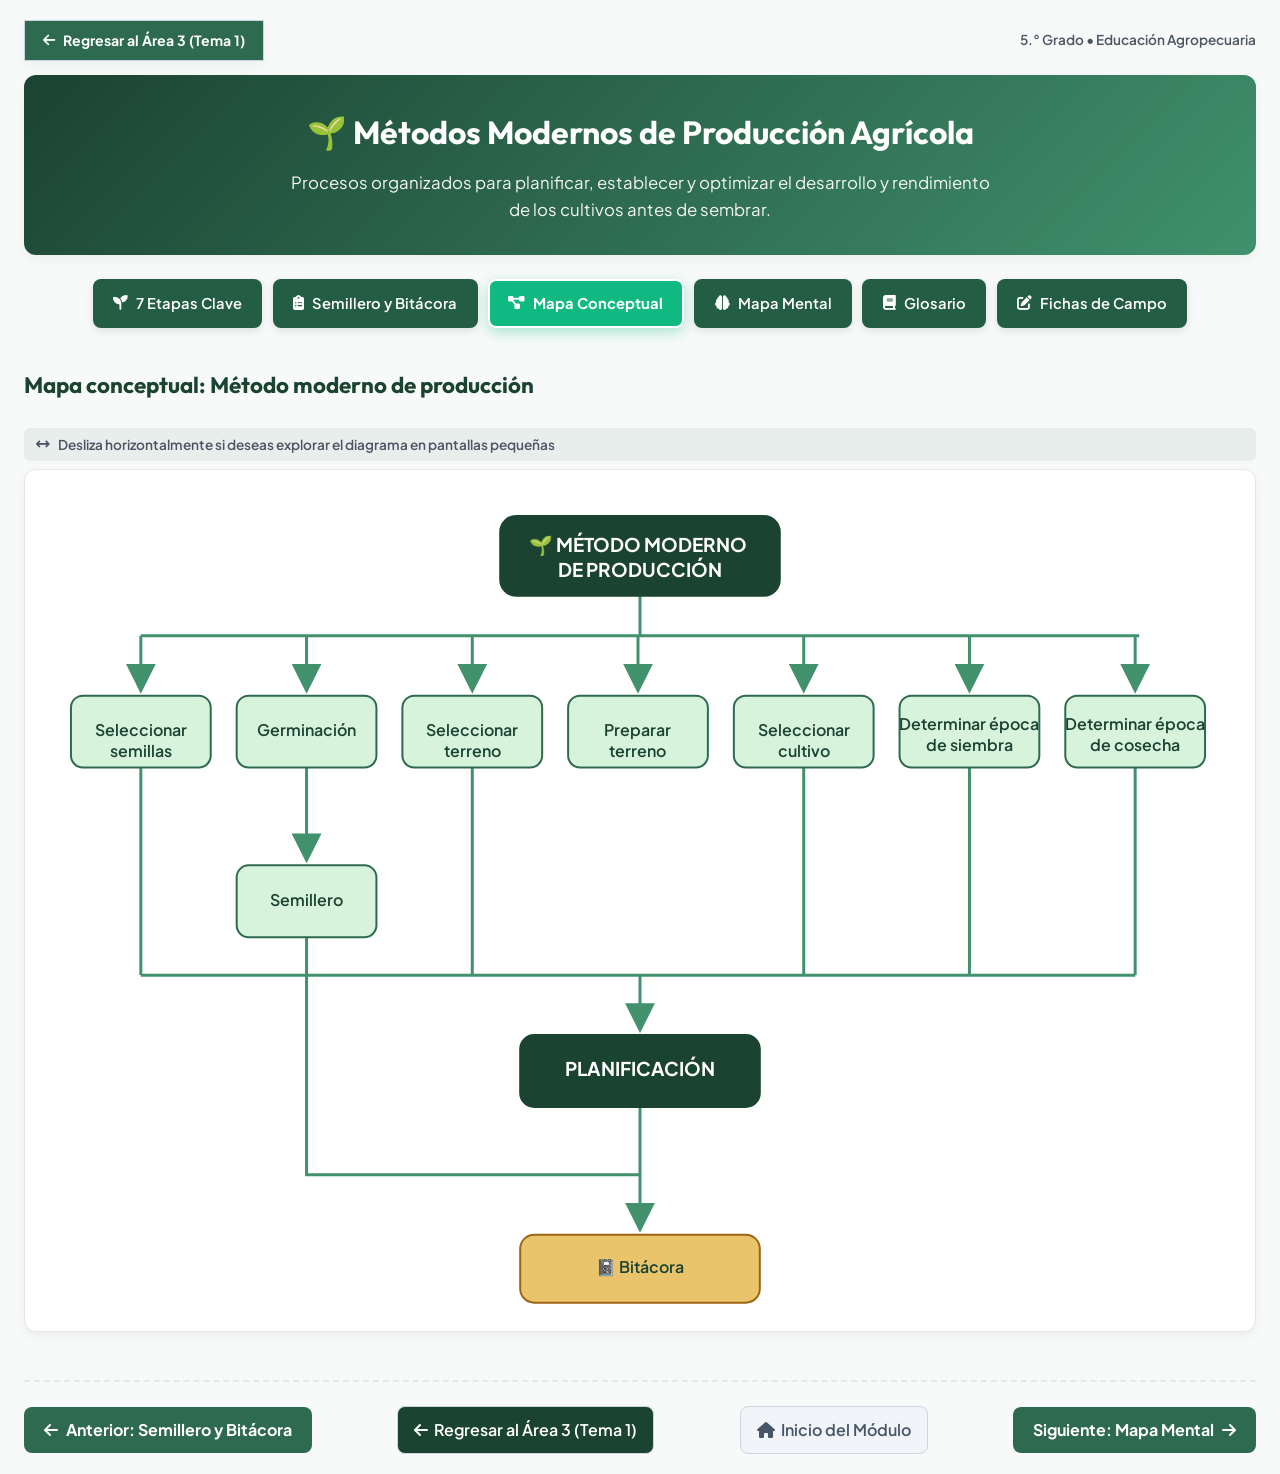
<file: recursos/metodos-mapa-conceptual.html>
<!DOCTYPE html>
<html lang="es">
<head>
  <meta charset="UTF-8">
  <meta name="viewport" content="width=device-width, initial-scale=1.0">
  <title>Mapa Conceptual: Método Moderno de Producción | Quinto Grado MEDUCA</title>
  <!-- Google Fonts & FontAwesome Icons -->
  <link rel="preconnect" href="https://fonts.googleapis.com">
  <link rel="preconnect" href="https://fonts.gstatic.com" crossorigin>
  <link href="https://fonts.googleapis.com/css2?family=Outfit:wght@600;700;800&family=Plus+Jakarta+Sans:wght@400;500;600;700&display=swap" rel="stylesheet">
  <link rel="stylesheet" href="https://cdnjs.cloudflare.com/ajax/libs/font-awesome/6.5.1/css/all.min.css">
  <style>

    :root {
      --primary: #2d6a4f;
      --primary-light: #40916c;
      --primary-dark: #1b4332;
      --accent: #d8f3dc;
      --accent-warm: #e9c46a;
      --surface: #ffffff;
      --background: #f8faf9;
      --text-main: #1f2937;
      --text-muted: #4b5563;
      --border: #e5e7eb;
      --shadow: 0 4px 12px rgba(0, 0, 0, 0.05);
      --radius: 12px;
    }

    * {
      box-sizing: border-box;
      margin: 0;
      padding: 0;
    }

    body {
      font-family: system-ui, -apple-system, BlinkMacSystemFont, "Segoe UI", Roboto, sans-serif;
      background-color: var(--background);
      color: var(--text-main);
      line-height: 1.6;
      padding: 1.25rem 0;
      width: 100%;
      margin: 0;
      box-sizing: border-box;
    }

    .container {
      width: 100%;
      max-width: 100%;
      margin: 0 auto;
      padding: 0 1.5rem;
      box-sizing: border-box;
    }

    /* Encabezado */
    .header {
      text-align: center;
      margin-bottom: 2.5rem;
      padding: 2rem 1.5rem;
      background: linear-gradient(135deg, var(--primary-dark), var(--primary-light));
      color: #ffffff;
      border-radius: var(--radius);
      box-shadow: var(--shadow);
    }

    .header h1 {
      font-size: 2rem;
      margin-bottom: 0.75rem;
    }

    .header p {
      font-size: 1.05rem;
      max-width: 720px;
      margin: 0 auto;
      opacity: 0.95;
    }

    .navigation {
      display: flex;
      justify-content: center;
      flex-wrap: wrap;
      gap: 0.75rem;
      margin: -1rem 0 2rem;
    }

    .navigation a {
      display: inline-block;
      padding: 0.7rem 1.2rem;
      background-color: var(--primary);
      color: #ffffff;
      border-radius: 8px;
      font-weight: 600;
      text-decoration: none;
      box-shadow: var(--shadow);
      transition: background-color 0.2s ease;
    }

    .navigation a:hover,
    .navigation a:focus-visible {
      background-color: var(--primary-dark);
    }

    /* Bloque Idea Principal */
    .highlight-card {
      background-color: var(--accent);
      border-left: 5px solid var(--primary);
      padding: 1.25rem 1.5rem;
      border-radius: 8px;
      margin-bottom: 2.5rem;
      display: flex;
      align-items: flex-start;
      gap: 1rem;
    }

    .highlight-card .icon {
      font-size: 1.8rem;
      line-height: 1;
    }

    .highlight-card h3 {
      color: var(--primary-dark);
      margin-bottom: 0.25rem;
      font-size: 1.1rem;
    }

    .highlight-card p {
      color: var(--text-main);
      font-weight: 500;
    }

    /* Grilla de Etapas */
    .section-title {
      font-size: 1.4rem;
      color: var(--primary-dark);
      margin-bottom: 1.5rem;
      display: flex;
      align-items: center;
      gap: 0.5rem;
    }

    .grid {
      display: grid;
      grid-template-columns: repeat(auto-fit, minmax(280px, 1fr));
      gap: 1.25rem;
      margin-bottom: 2.5rem;
    }

    .card {
      background-color: var(--surface);
      border: 1px solid var(--border);
      border-radius: var(--radius);
      padding: 1.5rem;
      box-shadow: var(--shadow);
      display: flex;
      flex-direction: column;
      position: relative;
    }

    .card-badge {
      position: absolute;
      top: 1rem;
      right: 1rem;
      background-color: var(--accent);
      color: var(--primary-dark);
      font-weight: bold;
      width: 28px;
      height: 28px;
      border-radius: 50%;
      display: flex;
      align-items: center;
      justify-content: center;
      font-size: 0.85rem;
    }

    .card h3 {
      font-size: 1.15rem;
      color: var(--primary);
      margin-bottom: 0.5rem;
      padding-right: 2rem;
    }

    .card p {
      color: var(--text-muted);
      font-size: 0.95rem;
      margin-bottom: 0.75rem;
    }

    .video-link {
      display: flex;
      flex-direction: column;
      align-items: stretch;
      gap: 0.4rem;
      margin-bottom: 0.75rem;
      color: var(--primary-dark);
      font-size: 0.9rem;
      font-weight: 600;
      text-decoration: none;
    }

    .video-link:hover,
    .video-link:focus-visible {
      text-decoration: underline;
    }

    .video-thumbnail {
      position: relative;
      display: flex;
      align-items: center;
      justify-content: center;
      width: 100%;
      aspect-ratio: 16 / 9;
      overflow: hidden;
      border-radius: 8px;
      background-color: #0d1f17;
      color: #ffffff;
      text-align: center;
    }

    .video-preview-img {
      position: absolute;
      inset: 0;
      width: 100%;
      height: 100%;
      object-fit: cover;
      transition: transform 0.4s cubic-bezier(0.4, 0, 0.2, 1), filter 0.4s ease;
      z-index: 1;
      display: block;
    }

    .video-overlay-gradient {
      position: absolute;
      inset: 0;
      background: linear-gradient(to top, rgba(0, 0, 0, 0.8) 0%, rgba(0, 0, 0, 0.25) 50%, rgba(0, 0, 0, 0.6) 100%);
      z-index: 2;
      transition: background 0.3s ease;
    }

    .video-link:hover .video-preview-img,
    .bitacora-video-link:hover .video-preview-img {
      transform: scale(1.06);
      filter: brightness(1.08);
    }

    .video-link:hover .video-overlay-gradient,
    .bitacora-video-link:hover .video-overlay-gradient {
      background: linear-gradient(to top, rgba(0, 0, 0, 0.65) 0%, rgba(0, 0, 0, 0.15) 50%, rgba(0, 0, 0, 0.45) 100%);
    }

    .video-thumbnail-title {
      position: absolute;
      top: 0.75rem;
      left: 0.85rem;
      right: 0.85rem;
      color: #ffffff;
      font-size: clamp(0.9rem, 2.5vw, 1.15rem);
      font-weight: 700;
      text-shadow: 0 2px 6px rgba(0, 0, 0, 0.9);
      z-index: 3;
      text-align: left;
    }

    .video-play-icon {
      position: relative;
      z-index: 3;
      display: flex;
      align-items: center;
      justify-content: center;
      width: 3.4rem;
      height: 3.4rem;
      padding-left: 0.25rem;
      border-radius: 50%;
      background-color: #ff0000;
      color: #ffffff;
      font-size: 1.35rem;
      box-shadow: 0 4px 14px rgba(0, 0, 0, 0.5);
      transition: transform 0.3s ease, background-color 0.3s ease, box-shadow 0.3s ease;
    }

    .video-link:hover .video-play-icon,
    .bitacora-video-link:hover .video-play-icon {
      transform: scale(1.15);
      background-color: #cc0000;
      box-shadow: 0 6px 20px rgba(255, 0, 0, 0.55);
    }

    .video-badge-yt {
      position: absolute;
      bottom: 0.65rem;
      right: 0.75rem;
      z-index: 3;
      background: rgba(0, 0, 0, 0.78);
      color: #ffffff;
      font-size: 0.78rem;
      font-weight: 700;
      padding: 3px 8px;
      border-radius: 4px;
      display: flex;
      align-items: center;
      gap: 5px;
      box-shadow: 0 2px 6px rgba(0,0,0,0.4);
    }
    .video-badge-yt i {
      color: #ff0000;
    }

    .video-action,
    .bitacora-video-caption {
      display: block;
      min-height: 44px;
      padding: 0.65rem 0.9rem;
      border-radius: 6px;
      background-color: var(--primary);
      color: #ffffff;
      text-align: center;
      font-weight: 600;
    }

    .video-action {
      transition: background-color 0.2s ease;
    }

    .video-link:hover .video-action,
    .video-link:focus-visible .video-action,
    .bitacora-video-link:hover .bitacora-video-caption,
    .bitacora-video-link:focus-visible .bitacora-video-caption {
      background-color: var(--primary-dark);
    }

    .bitacora-video-caption {
      border-radius: 0;
    }

    .card ul {
      list-style-type: none;
      padding-top: 0.5rem;
      border-top: 1px dashed var(--border);
      margin-top: auto;
    }

    .card ul li {
      font-size: 0.9rem;
      color: var(--text-main);
      padding: 0.25rem 0;
      display: flex;
      align-items: center;
      gap: 0.5rem;
    }

    .card ul li::before {
      content: "✔";
      color: var(--primary-light);
      font-size: 0.75rem;
    }

    /* Sección Bitácora */
    .bitacora-section {
      background-color: var(--surface);
      border: 1px solid var(--border);
      border-radius: var(--radius);
      padding: 1.75rem;
      box-shadow: var(--shadow);
    }

    .bitacora-header {
      display: flex;
      align-items: center;
      gap: 0.75rem;
      margin-bottom: 0.75rem;
    }

    .bitacora-tags {
      display: flex;
      flex-wrap: wrap;
      gap: 0.5rem;
      margin-top: 1rem;
    }

    .tag {
      display: inline-block;
      background-color: #f3f4f6;
      border: 1px solid var(--border);
      padding: 0.35rem 0.75rem;
      border-radius: 20px;
      font-size: 0.85rem;
      font-weight: 500;
      color: var(--text-muted);
    }

    .tag-link {
      text-decoration: none;
    }

    .tag-link:hover,
    .tag-link:focus-visible {
      background-color: var(--accent);
      border-color: var(--primary-light);
      color: var(--primary-dark);
    }

    .bitacora-content {
      display: grid;
      grid-template-columns: repeat(auto-fit, minmax(280px, 1fr));
      gap: 1.5rem;
      margin-top: 1.5rem;
    }

    .bitacora-content h3 {
      color: var(--primary-dark);
      font-size: 1.05rem;
      margin-bottom: 0.75rem;
    }

    .bitacora-content ul,
    .bitacora-content ol {
      padding-left: 1.4rem;
      color: var(--text-muted);
    }

    .bitacora-content li {
      padding: 0.3rem 0;
    }

    .bitacora-content li::marker {
      color: var(--primary-light);
      font-weight: 700;
    }

    .bitacora-content strong {
      color: var(--primary-dark);
    }

    .bitacora-video-caption {
      border-radius: 0;
    }

    .bitacora-video-link {
      display: block;
      width: 100%;
      overflow: hidden;
      border-radius: var(--radius);
      box-shadow: var(--shadow);
      color: #ffffff;
      text-decoration: none;
    }

    .bitacora-video-link img {
      display: block;
      width: 100%;
      aspect-ratio: 16 / 9;
      object-fit: cover;
    }

    .bitacora-video-link:focus-visible {
      outline: 3px solid var(--primary-light);
      outline-offset: 3px;
    }

    .extra-section {
      margin-top: 2.5rem;
      scroll-margin-top: 1rem;
    }

    .extra-card {
      margin-bottom: 1.25rem;
      padding: 1.5rem;
      background-color: var(--surface);
      border: 1px solid var(--border);
      border-radius: var(--radius);
      box-shadow: var(--shadow);
    }

    .extra-card h3 {
      color: var(--primary-dark);
      font-size: 1.1rem;
      margin-bottom: 0.75rem;
    }

    .glossary-grid {
      display: grid;
      grid-template-columns: repeat(auto-fit, minmax(250px, 1fr));
      gap: 1rem;
    }

    .glossary-entry {
      background-color: var(--surface);
      border: 1px solid var(--border);
      border-left: 4px solid var(--primary-light);
      border-radius: 8px;
      padding: 1rem 1.25rem;
      box-shadow: var(--shadow);
    }

    .glossary-entry h3 {
      color: var(--primary-dark);
      font-size: 1rem;
      margin-bottom: 0.35rem;
    }

    .glossary-entry p {
      color: var(--text-muted);
      font-size: 0.95rem;
    }

    .diagram-card {
      overflow-x: auto;
      padding: 1rem;
      background-color: var(--surface);
      border: 1px solid var(--border);
      border-radius: var(--radius);
      box-shadow: var(--shadow);
    }

    .diagram-card svg {
      display: block;
      width: 100%;
      min-width: 900px;
      height: auto;
    }

    .flow-connector {
      fill: none;
      stroke: var(--primary-light);
      stroke-width: 3;
    }

    .flow-node {
      fill: var(--accent);
      stroke: var(--primary);
      stroke-width: 2;
    }

    .flow-node-main {
      fill: var(--primary-dark);
      stroke: var(--primary-dark);
    }

    .flow-node-final {
      fill: #e9c46a;
      stroke: #9c6615;
    }

    .flow-label {
      fill: var(--primary-dark);
      font-size: 16px;
      font-weight: 600;
      text-anchor: middle;
      dominant-baseline: middle;
    }

    .flow-label-main {
      fill: #ffffff;
      font-size: 19px;
      font-weight: 700;
    }

    .mindmap-svg {
      display: block;
      width: 100%;
      min-width: 850px;
      height: auto;
    }

    .mind-branch {
      fill: none;
      stroke-width: 4;
      stroke-linecap: round;
    }

    .branch-seed { stroke: #40916c; }
    .branch-terrain { stroke: #e9a23b; }
    .branch-crop { stroke: #6284c7; }
    .branch-time { stroke: #be6b9b; }
    .branch-followup { stroke: #829447; }

    .mind-root {
      fill: var(--primary-dark);
      stroke: var(--primary-dark);
      stroke-width: 2;
    }

    .mind-category { stroke-width: 2; }
    .category-seed { fill: #d8f3dc; stroke: #40916c; }
    .category-terrain { fill: #fff0d6; stroke: #e9a23b; }
    .category-crop { fill: #e5ecfb; stroke: #6284c7; }
    .category-time { fill: #f8e5ef; stroke: #be6b9b; }
    .category-followup { fill: #edf0dc; stroke: #829447; }

    .mind-leaf {
      fill: #ffffff;
      stroke-width: 2;
    }

    .mind-label {
      fill: var(--primary-dark);
      font-size: 16px;
      font-weight: 600;
      text-anchor: middle;
      dominant-baseline: middle;
    }

    .mind-root-label {
      fill: #ffffff;
      font-size: 20px;
      font-weight: 700;
    }

    .form-fields {
      display: grid;
      grid-template-columns: repeat(auto-fit, minmax(220px, 1fr));
      gap: 1rem;
    }

    .form-fields label,
    .record-fields label {
      display: flex;
      flex-direction: column;
      gap: 0.35rem;
      color: var(--primary-dark);
      font-weight: 600;
    }

    .extra-card input,
    .extra-card select,
    .extra-card textarea {
      width: 100%;
      padding: 0.6rem;
      border: 1px solid #cbd5d1;
      border-radius: 6px;
      font: inherit;
      color: var(--text-main);
    }

    .extra-card textarea {
      min-height: 90px;
      resize: vertical;
    }

    .table-wrapper { overflow-x: auto; }

    .record-table {
      width: 100%;
      min-width: 700px;
      border-collapse: collapse;
    }

    .record-table th,
    .record-table td {
      padding: 0.65rem;
      border: 1px solid var(--border);
      text-align: left;
      vertical-align: middle;
    }

    .record-table th {
      background-color: var(--accent);
      color: var(--primary-dark);
    }

    .record-table input { min-width: 100px; }

    .record-fields {
      display: grid;
      grid-template-columns: repeat(auto-fit, minmax(220px, 1fr));
      gap: 1rem;
    }

    .record-fields textarea { min-height: 90px; }

    .checkbox-cell { text-align: center !important; }
    .checkbox-cell input { width: 1.1rem; height: 1.1rem; accent-color: var(--primary); }

    .analysis-question { margin-top: 1rem; }
    .analysis-question:first-of-type { margin-top: 0; }
    .analysis-question h3 { margin-bottom: 0.5rem; font-size: 1rem; }

    .back-to-top {
      display: inline-block;
      margin-top: 1rem;
      color: var(--primary-dark);
      font-weight: 600;
    }

    .extra-section section[id] { scroll-margin-top: 1rem; }

    .questions-box {
      background: #fdfaf3;
      border: 1px solid var(--accent-warm);
      padding: 1rem;
      border-radius: 8px;
      margin-top: 1rem;
    }

    .questions-box strong {
      color: #9c6615;
    }


    /* Mejoras de Tipografía e Interfaz */
    body {
      font-family: 'Plus Jakarta Sans', system-ui, -apple-system, sans-serif;
    }
    h1, h2, h3, h4 {
      font-family: 'Outfit', sans-serif;
    }

    /* Barra de herramientas para el estudiante */
    .student-toolbar {
      display: flex;
      align-items: center;
      justify-content: center;
      gap: 12px;
      flex-wrap: wrap;
      background: #ffffff;
      border: 1.5px solid var(--border);
      padding: 12px 18px;
      border-radius: var(--radius);
      box-shadow: var(--shadow);
      margin-bottom: 2rem;
    }

    .btn-tool {
      display: inline-flex;
      align-items: center;
      gap: 8px;
      padding: 8px 16px;
      border-radius: 8px;
      font-size: 0.9rem;
      font-weight: 700;
      cursor: pointer;
      border: none;
      transition: all 0.2s ease;
    }

    .btn-save {
      background: var(--primary);
      color: #ffffff;
    }
    .btn-save:hover {
      background: var(--primary-dark);
      transform: translateY(-2px);
    }

    .btn-print {
      background: #0284c7;
      color: #ffffff;
    }
    .btn-print:hover {
      background: #0369a1;
      transform: translateY(-2px);
    }

    .btn-reset {
      background: #f1f5f9;
      color: #64748b;
      border: 1px solid #cbd5e1;
    }
    .btn-reset:hover {
      background: #fee2e2;
      color: #dc2626;
      border-color: #fca5a5;
    }

    .save-status {
      font-size: 0.85rem;
      color: #16a34a;
      font-weight: 700;
      display: none;
      align-items: center;
      gap: 6px;
    }
    .save-status.visible {
      display: inline-flex;
    }

    /* Indicador de desplazamiento para diagramas */
    .scroll-hint {
      display: flex;
      align-items: center;
      gap: 8px;
      color: var(--text-muted);
      font-size: 0.85rem;
      font-weight: 600;
      margin-bottom: 8px;
      background: rgba(45, 106, 79, 0.08);
      padding: 6px 12px;
      border-radius: 6px;
    }

    /* Tarjetas Interactivas con Hover Suave */
    .card {
      transition: transform 0.25s ease, box-shadow 0.25s ease, border-color 0.25s ease;
    }
    .card:hover {
      transform: translateY(-4px);
      box-shadow: 0 8px 24px rgba(0, 0, 0, 0.08);
      border-color: var(--primary-light);
    }

    /* Estilos de Impresión */
    @media print {
      body {
        background: #ffffff !important;
        color: #000000 !important;
        padding: 0 !important;
      }
      .navigation, .student-toolbar, .back-to-top, .video-link, .bitacora-video-link, .scroll-hint {
        display: none !important;
      }
      .card, .bitacora-section, .extra-card, .glossary-entry, .diagram-card {
        box-shadow: none !important;
        border: 1px solid #ccc !important;
        break-inside: avoid;
      }
      .header {
        background: none !important;
        color: #000 !important;
        border-bottom: 2px solid #2d6a4f !important;
        border-radius: 0 !important;
        padding: 10px 0 !important;
      }
    }
  
    /* Navegación por Subpáginas */
    .navigation {
      display: flex;
      justify-content: center;
      flex-wrap: wrap;
      gap: 0.65rem;
      margin: -1rem 0 2rem;
    }

    .navigation a {
      display: inline-flex;
      align-items: center;
      gap: 8px;
      padding: 0.65rem 1.15rem;
      background-color: #235d43;
      color: #ffffff;
      border-radius: 8px;
      font-weight: 600;
      font-size: 0.92rem;
      text-decoration: none;
      box-shadow: 0 3px 8px rgba(0, 0, 0, 0.1);
      transition: all 0.2s ease;
      border: 2px solid transparent;
    }

    .navigation a:hover,
    .navigation a:focus-visible {
      background-color: #1b4332;
      transform: translateY(-2px);
      box-shadow: 0 5px 12px rgba(0, 0, 0, 0.15);
    }

    .navigation a.active {
      background-color: #10b981;
      color: #ffffff;
      border-color: #ffffff;
      box-shadow: 0 4px 14px rgba(16, 185, 129, 0.35);
      font-weight: 700;
    }

    /* Footer de Navegación entre Subpáginas */
    .subpage-nav-footer {
      display: flex;
      justify-content: space-between;
      align-items: center;
      gap: 12px;
      margin-top: 3rem;
      padding-top: 1.5rem;
      border-top: 2px dashed var(--border);
      flex-wrap: wrap;
    }
    .btn-subpage-nav {
      display: inline-flex;
      align-items: center;
      gap: 8px;
      padding: 10px 20px;
      background: var(--primary);
      color: #ffffff;
      border-radius: 8px;
      font-weight: 700;
      text-decoration: none;
      transition: all 0.2s ease;
    }
    .btn-subpage-nav:hover {
      background: var(--primary-dark);
      transform: translateY(-2px);
    }
    .btn-subpage-home {
      display: inline-flex;
      align-items: center;
      gap: 6px;
      padding: 10px 16px;
      background: #f1f5f9;
      color: #475569;
      border-radius: 8px;
      font-weight: 600;
      text-decoration: none;
      border: 1px solid #cbd5e1;
    }
    .btn-subpage-home:hover {
      background: #e2e8f0;
      color: #0f172a;
    }

  
    /* Optimizacion para dispositivos moviles - Ancho Completo Ajustado */
    @media (max-width: 768px) {
      body {
        padding: 0.5rem 0;
        width: 100%;
      }
      .container {
        padding: 0 0.6rem;
        width: 100%;
        max-width: 100%;
      }
      .header {
        margin-bottom: 0.85rem;
        padding: 0.85rem 0.75rem;
        border-radius: 10px;
        width: 100%;
      }
      .header h1 {
        font-size: 1.25rem;
        margin-bottom: 0.25rem;
      }
      .header p {
        font-size: 0.82rem;
        line-height: 1.35;
        max-width: 100%;
      }
      .navigation {
        margin: -0.25rem 0 1rem;
        gap: 0.4rem;
        display: flex;
        overflow-x: auto;
        flex-wrap: nowrap;
        justify-content: flex-start;
        padding-bottom: 6px;
        -webkit-overflow-scrolling: touch;
        width: 100%;
      }
      .navigation a {
        padding: 0.45rem 0.8rem;
        font-size: 0.8rem;
        white-space: nowrap;
        flex-shrink: 0;
      }
      .highlight-card {
        padding: 0.85rem 1rem;
        margin-bottom: 1.25rem;
        width: 100%;
      }
      .card, .semillero-hero-card, .bitacora-card-detail, .extra-card {
        padding: 1.15rem 1rem !important;
        width: 100% !important;
      }
      .card-body-row {
        grid-template-columns: 1fr;
        gap: 1rem;
      }
      .card-header-block {
        padding-right: 2.2rem;
      }
      .card-badge {
        top: 0.75rem;
        right: 0.75rem;
        width: 26px;
        height: 26px;
        font-size: 0.8rem;
      }
      .btn-subpage-home, .btn-subpage-nav {
        padding: 0.5rem 0.9rem;
        font-size: 0.82rem;
      }
      .subpage-nav-footer {
        flex-direction: column;
        align-items: stretch;
        gap: 8px;
      }
      .subpage-nav-footer a {
        justify-content: center;
        text-align: center;
      }
    }

  </style>
</head>
<body>

  <div class="container">
    <!-- BOTÓN PARA REGRESAR A ÁREA 3 (TEMA 1) -->
    <div style="margin-bottom: 14px; display: flex; align-items: center; justify-content: space-between; flex-wrap: wrap; gap: 10px;">
      <a href="index.html#quinto-area3-tema1" target="_top" onclick="regresarArea3Tema1(event)" class="btn-subpage-home" style="background: var(--primary); color: #ffffff; text-decoration: none; padding: 8px 18px; border-radius: var(--radius-pill); font-weight: 700; font-size: 0.88rem; display: inline-flex; align-items: center; gap: 8px; box-shadow: var(--shadow);">
        <i class="fa-solid fa-arrow-left"></i> Regresar al Área 3 (Tema 1)
      </a>
      <span style="font-size: 0.85rem; color: var(--text-muted); font-weight: 600;">5.° Grado • Educación Agropecuaria</span>
    </div>

    <header class="header" id="inicio">
      <h1>🌱 Métodos Modernos de Producción Agrícola</h1>
      <p>Procesos organizados para planificar, establecer y optimizar el desarrollo y rendimiento de los cultivos antes de sembrar.</p>
    </header>

    <nav class="navigation" aria-label="Navegación de Subpáginas">
      <a href="metodos-etapas.html" class=""><i class="fa-solid fa-seedling"></i> 7 Etapas Clave</a>
      <a href="metodos-semillero.html" class=""><i class="fa-solid fa-clipboard-list"></i> Semillero y Bitácora</a>
      <a href="metodos-mapa-conceptual.html" class=" active"><i class="fa-solid fa-diagram-project"></i> Mapa Conceptual</a>
      <a href="metodos-mapa-mental.html" class=""><i class="fa-solid fa-brain"></i> Mapa Mental</a>
      <a href="metodos-glosario.html" class=""><i class="fa-solid fa-book"></i> Glosario</a>
      <a href="metodos-fichas-campo.html" class=""><i class="fa-solid fa-pen-to-square"></i> Fichas de Campo</a>
    </nav>

    <section class="extra-section" id="conceptual" aria-labelledby="conceptual-title">
      <h2 class="section-title" id="conceptual-title">Mapa conceptual: Método moderno de producción</h2>
            <div class="scroll-hint"><i class="fa-solid fa-arrows-left-right"></i> Desliza horizontalmente si deseas explorar el diagrama en pantallas pequeñas</div>
      <div class="diagram-card">
        <svg viewBox="0 0 1200 830" role="img" aria-labelledby="flow-title flow-description">
          <title id="flow-title">Método moderno de producción</title>
          <desc id="flow-description">Diagrama de las etapas de producción agrícola: selección de semillas, germinación, selección y preparación del terreno, selección del cultivo, épocas de siembra y cosecha, semillero, planificación y bitácora.</desc>
          <defs>
            <marker id="flow-arrow" markerWidth="10" markerHeight="10" refX="8" refY="5" orient="auto">
              <path d="M0,0 L10,5 L0,10 z" fill="#40916c"></path>
            </marker>
          </defs>
          <g class="flow-connector">
            <path d="M600 110 V150"></path>
            <path d="M100 150 H1100"></path>
            <path d="M100 150 V202" marker-end="url(#flow-arrow)"></path>
            <path d="M266 150 V202" marker-end="url(#flow-arrow)"></path>
            <path d="M432 150 V202" marker-end="url(#flow-arrow)"></path>
            <path d="M598 150 V202" marker-end="url(#flow-arrow)"></path>
            <path d="M764 150 V202" marker-end="url(#flow-arrow)"></path>
            <path d="M930 150 V202" marker-end="url(#flow-arrow)"></path>
            <path d="M1096 150 V202" marker-end="url(#flow-arrow)"></path>
            <path d="M266 282 V372" marker-end="url(#flow-arrow)"></path>
            <path d="M100 282 V490"></path>
            <path d="M432 282 V490"></path>
            <path d="M764 282 V490"></path>
            <path d="M930 282 V490"></path>
            <path d="M1096 282 V490"></path>
            <path d="M100 490 H1096"></path>
            <path d="M600 490 V542" marker-end="url(#flow-arrow)"></path>
            <path d="M266 452 V690 H600"></path>
            <path d="M600 622 V690"></path>
            <path d="M600 690 V742" marker-end="url(#flow-arrow)"></path>
          </g>
          <g>
            <rect class="flow-node flow-node-main" x="460" y="30" width="280" height="80" rx="16"></rect>
            <text class="flow-label flow-label-main" x="600" y="61">
              <tspan x="600">🌱 MÉTODO MODERNO</tspan>
              <tspan x="600" dy="25">DE PRODUCCIÓN</tspan>
            </text>
            <rect class="flow-node" x="30" y="210" width="140" height="72" rx="12"></rect>
            <text class="flow-label" x="100" y="246">Seleccionar<tspan x="100" dy="21">semillas</tspan></text>
            <rect class="flow-node" x="196" y="210" width="140" height="72" rx="12"></rect>
            <text class="flow-label" x="266" y="246">Germinación</text>
            <rect class="flow-node" x="362" y="210" width="140" height="72" rx="12"></rect>
            <text class="flow-label" x="432" y="246">Seleccionar<tspan x="432" dy="21">terreno</tspan></text>
            <rect class="flow-node" x="528" y="210" width="140" height="72" rx="12"></rect>
            <text class="flow-label" x="598" y="246">Preparar<tspan x="598" dy="21">terreno</tspan></text>
            <rect class="flow-node" x="694" y="210" width="140" height="72" rx="12"></rect>
            <text class="flow-label" x="764" y="246">Seleccionar<tspan x="764" dy="21">cultivo</tspan></text>
            <rect class="flow-node" x="860" y="210" width="140" height="72" rx="12"></rect>
            <text class="flow-label" x="930" y="240">Determinar época<tspan x="930" dy="21">de siembra</tspan></text>
            <rect class="flow-node" x="1026" y="210" width="140" height="72" rx="12"></rect>
            <text class="flow-label" x="1096" y="240">Determinar época<tspan x="1096" dy="21">de cosecha</tspan></text>
            <rect class="flow-node" x="196" y="380" width="140" height="72" rx="12"></rect>
            <text class="flow-label" x="266" y="416">Semillero</text>
            <rect class="flow-node flow-node-main" x="480" y="550" width="240" height="72" rx="14"></rect>
            <text class="flow-label flow-label-main" x="600" y="586">PLANIFICACIÓN</text>
            <rect class="flow-node flow-node-final" x="480" y="750" width="240" height="68" rx="14"></rect>
            <text class="flow-label" x="600" y="784">📓 Bitácora</text>
          </g>
        </svg>
      </div>
      
    </section>

    <div class="subpage-nav-footer">
  <a href="metodos-semillero.html" class="btn-subpage-nav"><i class="fa-solid fa-arrow-left"></i> Anterior: Semillero y Bitácora</a>
    <a href="index.html#quinto-area3-tema1" target="_top" class="btn-subpage-home" onclick="regresarArea3Tema1(event)" style="background: var(--primary-dark); color: #ffffff;">
    <i class="fa-solid fa-arrow-left"></i> Regresar al Área 3 (Tema 1)
  </a>
  <a href="metodos-etapas.html" class="btn-subpage-home"><i class="fa-solid fa-house"></i> Inicio del Módulo</a>
  <a href="metodos-mapa-mental.html" class="btn-subpage-nav">Siguiente: Mapa Mental <i class="fa-solid fa-arrow-right"></i></a>
</div>
  </div>

  

  <script>
    function regresarArea3Tema1(e) {
      if (e) e.preventDefault();
      if (window.parent && window.parent !== window && typeof window.parent.regresarQuintoTema1 === 'function') {
        window.parent.regresarQuintoTema1();
      } else {
        window.top.location.href = "index.html#quinto-area3-tema1";
      }
    }
  </script>

</body>
</html>
</file>
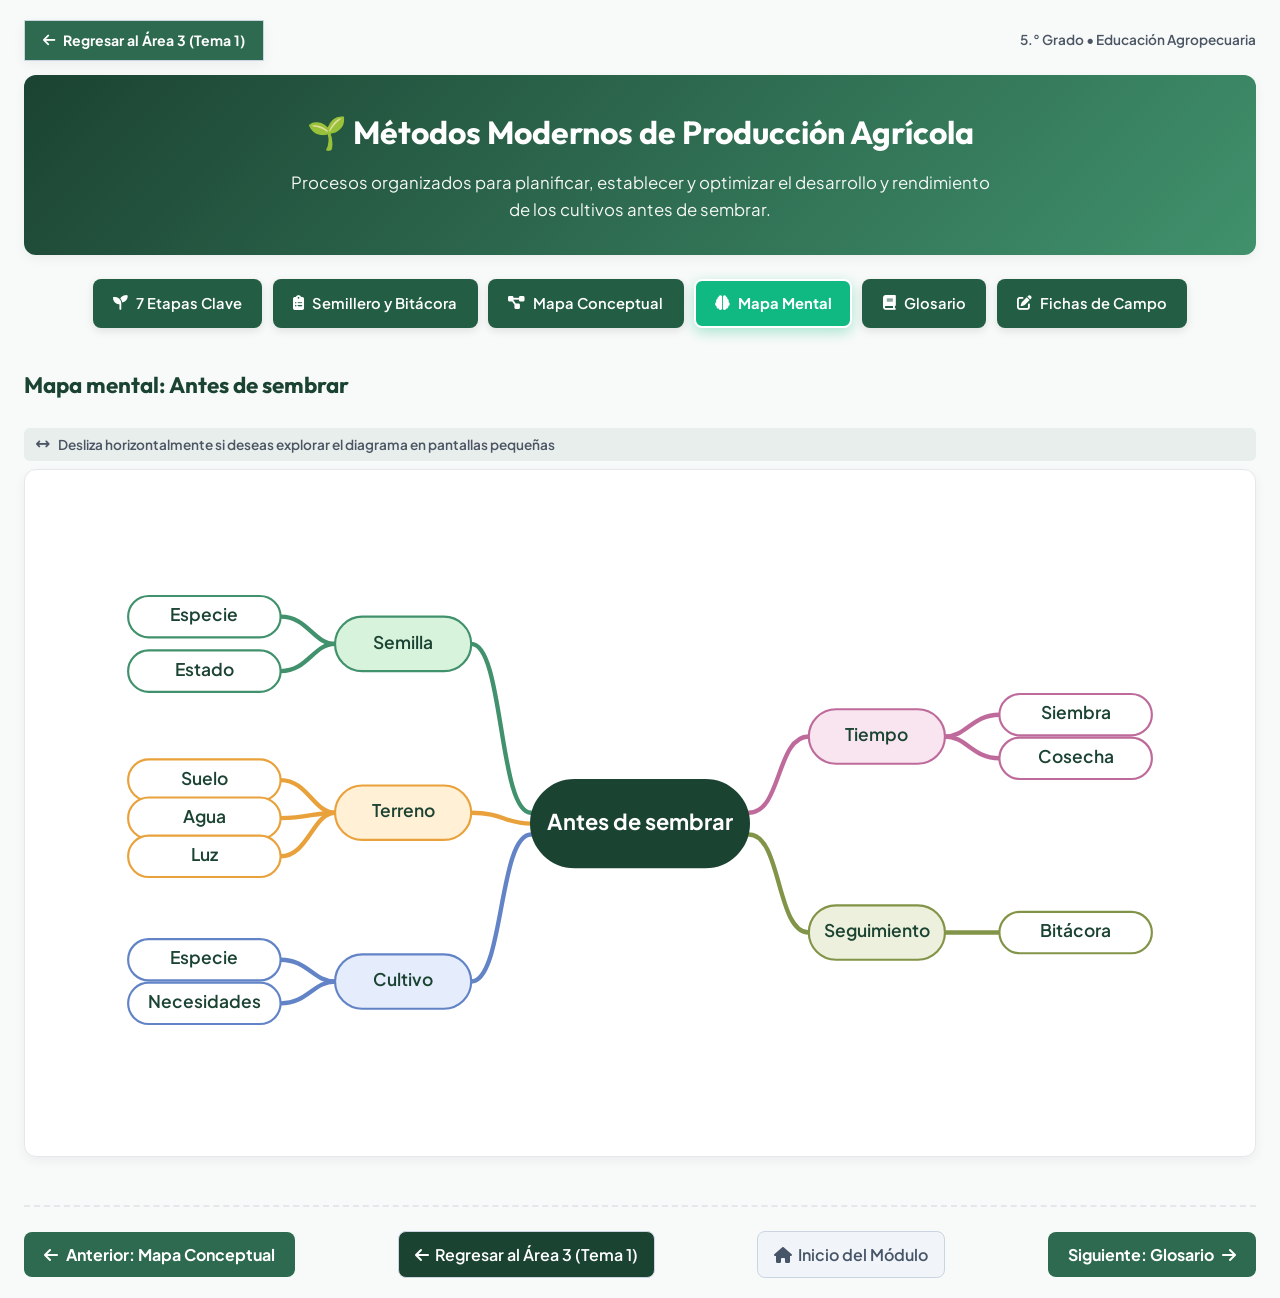
<file: recursos/metodos-mapa-mental.html>
<!DOCTYPE html>
<html lang="es">
<head>
  <meta charset="UTF-8">
  <meta name="viewport" content="width=device-width, initial-scale=1.0">
  <title>Mapa Mental: Antes de Sembrar | Quinto Grado MEDUCA</title>
  <!-- Google Fonts & FontAwesome Icons -->
  <link rel="preconnect" href="https://fonts.googleapis.com">
  <link rel="preconnect" href="https://fonts.gstatic.com" crossorigin>
  <link href="https://fonts.googleapis.com/css2?family=Outfit:wght@600;700;800&family=Plus+Jakarta+Sans:wght@400;500;600;700&display=swap" rel="stylesheet">
  <link rel="stylesheet" href="https://cdnjs.cloudflare.com/ajax/libs/font-awesome/6.5.1/css/all.min.css">
  <style>

    :root {
      --primary: #2d6a4f;
      --primary-light: #40916c;
      --primary-dark: #1b4332;
      --accent: #d8f3dc;
      --accent-warm: #e9c46a;
      --surface: #ffffff;
      --background: #f8faf9;
      --text-main: #1f2937;
      --text-muted: #4b5563;
      --border: #e5e7eb;
      --shadow: 0 4px 12px rgba(0, 0, 0, 0.05);
      --radius: 12px;
    }

    * {
      box-sizing: border-box;
      margin: 0;
      padding: 0;
    }

    body {
      font-family: system-ui, -apple-system, BlinkMacSystemFont, "Segoe UI", Roboto, sans-serif;
      background-color: var(--background);
      color: var(--text-main);
      line-height: 1.6;
      padding: 1.25rem 0;
      width: 100%;
      margin: 0;
      box-sizing: border-box;
    }

    .container {
      width: 100%;
      max-width: 100%;
      margin: 0 auto;
      padding: 0 1.5rem;
      box-sizing: border-box;
    }

    /* Encabezado */
    .header {
      text-align: center;
      margin-bottom: 2.5rem;
      padding: 2rem 1.5rem;
      background: linear-gradient(135deg, var(--primary-dark), var(--primary-light));
      color: #ffffff;
      border-radius: var(--radius);
      box-shadow: var(--shadow);
    }

    .header h1 {
      font-size: 2rem;
      margin-bottom: 0.75rem;
    }

    .header p {
      font-size: 1.05rem;
      max-width: 720px;
      margin: 0 auto;
      opacity: 0.95;
    }

    .navigation {
      display: flex;
      justify-content: center;
      flex-wrap: wrap;
      gap: 0.75rem;
      margin: -1rem 0 2rem;
    }

    .navigation a {
      display: inline-block;
      padding: 0.7rem 1.2rem;
      background-color: var(--primary);
      color: #ffffff;
      border-radius: 8px;
      font-weight: 600;
      text-decoration: none;
      box-shadow: var(--shadow);
      transition: background-color 0.2s ease;
    }

    .navigation a:hover,
    .navigation a:focus-visible {
      background-color: var(--primary-dark);
    }

    /* Bloque Idea Principal */
    .highlight-card {
      background-color: var(--accent);
      border-left: 5px solid var(--primary);
      padding: 1.25rem 1.5rem;
      border-radius: 8px;
      margin-bottom: 2.5rem;
      display: flex;
      align-items: flex-start;
      gap: 1rem;
    }

    .highlight-card .icon {
      font-size: 1.8rem;
      line-height: 1;
    }

    .highlight-card h3 {
      color: var(--primary-dark);
      margin-bottom: 0.25rem;
      font-size: 1.1rem;
    }

    .highlight-card p {
      color: var(--text-main);
      font-weight: 500;
    }

    /* Grilla de Etapas */
    .section-title {
      font-size: 1.4rem;
      color: var(--primary-dark);
      margin-bottom: 1.5rem;
      display: flex;
      align-items: center;
      gap: 0.5rem;
    }

    .grid {
      display: grid;
      grid-template-columns: repeat(auto-fit, minmax(280px, 1fr));
      gap: 1.25rem;
      margin-bottom: 2.5rem;
    }

    .card {
      background-color: var(--surface);
      border: 1px solid var(--border);
      border-radius: var(--radius);
      padding: 1.5rem;
      box-shadow: var(--shadow);
      display: flex;
      flex-direction: column;
      position: relative;
    }

    .card-badge {
      position: absolute;
      top: 1rem;
      right: 1rem;
      background-color: var(--accent);
      color: var(--primary-dark);
      font-weight: bold;
      width: 28px;
      height: 28px;
      border-radius: 50%;
      display: flex;
      align-items: center;
      justify-content: center;
      font-size: 0.85rem;
    }

    .card h3 {
      font-size: 1.15rem;
      color: var(--primary);
      margin-bottom: 0.5rem;
      padding-right: 2rem;
    }

    .card p {
      color: var(--text-muted);
      font-size: 0.95rem;
      margin-bottom: 0.75rem;
    }

    .video-link {
      display: flex;
      flex-direction: column;
      align-items: stretch;
      gap: 0.4rem;
      margin-bottom: 0.75rem;
      color: var(--primary-dark);
      font-size: 0.9rem;
      font-weight: 600;
      text-decoration: none;
    }

    .video-link:hover,
    .video-link:focus-visible {
      text-decoration: underline;
    }

    .video-thumbnail {
      position: relative;
      display: flex;
      align-items: center;
      justify-content: center;
      width: 100%;
      aspect-ratio: 16 / 9;
      overflow: hidden;
      border-radius: 8px;
      background-color: #0d1f17;
      color: #ffffff;
      text-align: center;
    }

    .video-preview-img {
      position: absolute;
      inset: 0;
      width: 100%;
      height: 100%;
      object-fit: cover;
      transition: transform 0.4s cubic-bezier(0.4, 0, 0.2, 1), filter 0.4s ease;
      z-index: 1;
      display: block;
    }

    .video-overlay-gradient {
      position: absolute;
      inset: 0;
      background: linear-gradient(to top, rgba(0, 0, 0, 0.8) 0%, rgba(0, 0, 0, 0.25) 50%, rgba(0, 0, 0, 0.6) 100%);
      z-index: 2;
      transition: background 0.3s ease;
    }

    .video-link:hover .video-preview-img,
    .bitacora-video-link:hover .video-preview-img {
      transform: scale(1.06);
      filter: brightness(1.08);
    }

    .video-link:hover .video-overlay-gradient,
    .bitacora-video-link:hover .video-overlay-gradient {
      background: linear-gradient(to top, rgba(0, 0, 0, 0.65) 0%, rgba(0, 0, 0, 0.15) 50%, rgba(0, 0, 0, 0.45) 100%);
    }

    .video-thumbnail-title {
      position: absolute;
      top: 0.75rem;
      left: 0.85rem;
      right: 0.85rem;
      color: #ffffff;
      font-size: clamp(0.9rem, 2.5vw, 1.15rem);
      font-weight: 700;
      text-shadow: 0 2px 6px rgba(0, 0, 0, 0.9);
      z-index: 3;
      text-align: left;
    }

    .video-play-icon {
      position: relative;
      z-index: 3;
      display: flex;
      align-items: center;
      justify-content: center;
      width: 3.4rem;
      height: 3.4rem;
      padding-left: 0.25rem;
      border-radius: 50%;
      background-color: #ff0000;
      color: #ffffff;
      font-size: 1.35rem;
      box-shadow: 0 4px 14px rgba(0, 0, 0, 0.5);
      transition: transform 0.3s ease, background-color 0.3s ease, box-shadow 0.3s ease;
    }

    .video-link:hover .video-play-icon,
    .bitacora-video-link:hover .video-play-icon {
      transform: scale(1.15);
      background-color: #cc0000;
      box-shadow: 0 6px 20px rgba(255, 0, 0, 0.55);
    }

    .video-badge-yt {
      position: absolute;
      bottom: 0.65rem;
      right: 0.75rem;
      z-index: 3;
      background: rgba(0, 0, 0, 0.78);
      color: #ffffff;
      font-size: 0.78rem;
      font-weight: 700;
      padding: 3px 8px;
      border-radius: 4px;
      display: flex;
      align-items: center;
      gap: 5px;
      box-shadow: 0 2px 6px rgba(0,0,0,0.4);
    }
    .video-badge-yt i {
      color: #ff0000;
    }

    .video-action,
    .bitacora-video-caption {
      display: block;
      min-height: 44px;
      padding: 0.65rem 0.9rem;
      border-radius: 6px;
      background-color: var(--primary);
      color: #ffffff;
      text-align: center;
      font-weight: 600;
    }

    .video-action {
      transition: background-color 0.2s ease;
    }

    .video-link:hover .video-action,
    .video-link:focus-visible .video-action,
    .bitacora-video-link:hover .bitacora-video-caption,
    .bitacora-video-link:focus-visible .bitacora-video-caption {
      background-color: var(--primary-dark);
    }

    .bitacora-video-caption {
      border-radius: 0;
    }

    .card ul {
      list-style-type: none;
      padding-top: 0.5rem;
      border-top: 1px dashed var(--border);
      margin-top: auto;
    }

    .card ul li {
      font-size: 0.9rem;
      color: var(--text-main);
      padding: 0.25rem 0;
      display: flex;
      align-items: center;
      gap: 0.5rem;
    }

    .card ul li::before {
      content: "✔";
      color: var(--primary-light);
      font-size: 0.75rem;
    }

    /* Sección Bitácora */
    .bitacora-section {
      background-color: var(--surface);
      border: 1px solid var(--border);
      border-radius: var(--radius);
      padding: 1.75rem;
      box-shadow: var(--shadow);
    }

    .bitacora-header {
      display: flex;
      align-items: center;
      gap: 0.75rem;
      margin-bottom: 0.75rem;
    }

    .bitacora-tags {
      display: flex;
      flex-wrap: wrap;
      gap: 0.5rem;
      margin-top: 1rem;
    }

    .tag {
      display: inline-block;
      background-color: #f3f4f6;
      border: 1px solid var(--border);
      padding: 0.35rem 0.75rem;
      border-radius: 20px;
      font-size: 0.85rem;
      font-weight: 500;
      color: var(--text-muted);
    }

    .tag-link {
      text-decoration: none;
    }

    .tag-link:hover,
    .tag-link:focus-visible {
      background-color: var(--accent);
      border-color: var(--primary-light);
      color: var(--primary-dark);
    }

    .bitacora-content {
      display: grid;
      grid-template-columns: repeat(auto-fit, minmax(280px, 1fr));
      gap: 1.5rem;
      margin-top: 1.5rem;
    }

    .bitacora-content h3 {
      color: var(--primary-dark);
      font-size: 1.05rem;
      margin-bottom: 0.75rem;
    }

    .bitacora-content ul,
    .bitacora-content ol {
      padding-left: 1.4rem;
      color: var(--text-muted);
    }

    .bitacora-content li {
      padding: 0.3rem 0;
    }

    .bitacora-content li::marker {
      color: var(--primary-light);
      font-weight: 700;
    }

    .bitacora-content strong {
      color: var(--primary-dark);
    }

    .bitacora-video-caption {
      border-radius: 0;
    }

    .bitacora-video-link {
      display: block;
      width: 100%;
      overflow: hidden;
      border-radius: var(--radius);
      box-shadow: var(--shadow);
      color: #ffffff;
      text-decoration: none;
    }

    .bitacora-video-link img {
      display: block;
      width: 100%;
      aspect-ratio: 16 / 9;
      object-fit: cover;
    }

    .bitacora-video-link:focus-visible {
      outline: 3px solid var(--primary-light);
      outline-offset: 3px;
    }

    .extra-section {
      margin-top: 2.5rem;
      scroll-margin-top: 1rem;
    }

    .extra-card {
      margin-bottom: 1.25rem;
      padding: 1.5rem;
      background-color: var(--surface);
      border: 1px solid var(--border);
      border-radius: var(--radius);
      box-shadow: var(--shadow);
    }

    .extra-card h3 {
      color: var(--primary-dark);
      font-size: 1.1rem;
      margin-bottom: 0.75rem;
    }

    .glossary-grid {
      display: grid;
      grid-template-columns: repeat(auto-fit, minmax(250px, 1fr));
      gap: 1rem;
    }

    .glossary-entry {
      background-color: var(--surface);
      border: 1px solid var(--border);
      border-left: 4px solid var(--primary-light);
      border-radius: 8px;
      padding: 1rem 1.25rem;
      box-shadow: var(--shadow);
    }

    .glossary-entry h3 {
      color: var(--primary-dark);
      font-size: 1rem;
      margin-bottom: 0.35rem;
    }

    .glossary-entry p {
      color: var(--text-muted);
      font-size: 0.95rem;
    }

    .diagram-card {
      overflow-x: auto;
      padding: 1rem;
      background-color: var(--surface);
      border: 1px solid var(--border);
      border-radius: var(--radius);
      box-shadow: var(--shadow);
    }

    .diagram-card svg {
      display: block;
      width: 100%;
      min-width: 900px;
      height: auto;
    }

    .flow-connector {
      fill: none;
      stroke: var(--primary-light);
      stroke-width: 3;
    }

    .flow-node {
      fill: var(--accent);
      stroke: var(--primary);
      stroke-width: 2;
    }

    .flow-node-main {
      fill: var(--primary-dark);
      stroke: var(--primary-dark);
    }

    .flow-node-final {
      fill: #e9c46a;
      stroke: #9c6615;
    }

    .flow-label {
      fill: var(--primary-dark);
      font-size: 16px;
      font-weight: 600;
      text-anchor: middle;
      dominant-baseline: middle;
    }

    .flow-label-main {
      fill: #ffffff;
      font-size: 19px;
      font-weight: 700;
    }

    .mindmap-svg {
      display: block;
      width: 100%;
      min-width: 850px;
      height: auto;
    }

    .mind-branch {
      fill: none;
      stroke-width: 4;
      stroke-linecap: round;
    }

    .branch-seed { stroke: #40916c; }
    .branch-terrain { stroke: #e9a23b; }
    .branch-crop { stroke: #6284c7; }
    .branch-time { stroke: #be6b9b; }
    .branch-followup { stroke: #829447; }

    .mind-root {
      fill: var(--primary-dark);
      stroke: var(--primary-dark);
      stroke-width: 2;
    }

    .mind-category { stroke-width: 2; }
    .category-seed { fill: #d8f3dc; stroke: #40916c; }
    .category-terrain { fill: #fff0d6; stroke: #e9a23b; }
    .category-crop { fill: #e5ecfb; stroke: #6284c7; }
    .category-time { fill: #f8e5ef; stroke: #be6b9b; }
    .category-followup { fill: #edf0dc; stroke: #829447; }

    .mind-leaf {
      fill: #ffffff;
      stroke-width: 2;
    }

    .mind-label {
      fill: var(--primary-dark);
      font-size: 16px;
      font-weight: 600;
      text-anchor: middle;
      dominant-baseline: middle;
    }

    .mind-root-label {
      fill: #ffffff;
      font-size: 20px;
      font-weight: 700;
    }

    .form-fields {
      display: grid;
      grid-template-columns: repeat(auto-fit, minmax(220px, 1fr));
      gap: 1rem;
    }

    .form-fields label,
    .record-fields label {
      display: flex;
      flex-direction: column;
      gap: 0.35rem;
      color: var(--primary-dark);
      font-weight: 600;
    }

    .extra-card input,
    .extra-card select,
    .extra-card textarea {
      width: 100%;
      padding: 0.6rem;
      border: 1px solid #cbd5d1;
      border-radius: 6px;
      font: inherit;
      color: var(--text-main);
    }

    .extra-card textarea {
      min-height: 90px;
      resize: vertical;
    }

    .table-wrapper { overflow-x: auto; }

    .record-table {
      width: 100%;
      min-width: 700px;
      border-collapse: collapse;
    }

    .record-table th,
    .record-table td {
      padding: 0.65rem;
      border: 1px solid var(--border);
      text-align: left;
      vertical-align: middle;
    }

    .record-table th {
      background-color: var(--accent);
      color: var(--primary-dark);
    }

    .record-table input { min-width: 100px; }

    .record-fields {
      display: grid;
      grid-template-columns: repeat(auto-fit, minmax(220px, 1fr));
      gap: 1rem;
    }

    .record-fields textarea { min-height: 90px; }

    .checkbox-cell { text-align: center !important; }
    .checkbox-cell input { width: 1.1rem; height: 1.1rem; accent-color: var(--primary); }

    .analysis-question { margin-top: 1rem; }
    .analysis-question:first-of-type { margin-top: 0; }
    .analysis-question h3 { margin-bottom: 0.5rem; font-size: 1rem; }

    .back-to-top {
      display: inline-block;
      margin-top: 1rem;
      color: var(--primary-dark);
      font-weight: 600;
    }

    .extra-section section[id] { scroll-margin-top: 1rem; }

    .questions-box {
      background: #fdfaf3;
      border: 1px solid var(--accent-warm);
      padding: 1rem;
      border-radius: 8px;
      margin-top: 1rem;
    }

    .questions-box strong {
      color: #9c6615;
    }


    /* Mejoras de Tipografía e Interfaz */
    body {
      font-family: 'Plus Jakarta Sans', system-ui, -apple-system, sans-serif;
    }
    h1, h2, h3, h4 {
      font-family: 'Outfit', sans-serif;
    }

    /* Barra de herramientas para el estudiante */
    .student-toolbar {
      display: flex;
      align-items: center;
      justify-content: center;
      gap: 12px;
      flex-wrap: wrap;
      background: #ffffff;
      border: 1.5px solid var(--border);
      padding: 12px 18px;
      border-radius: var(--radius);
      box-shadow: var(--shadow);
      margin-bottom: 2rem;
    }

    .btn-tool {
      display: inline-flex;
      align-items: center;
      gap: 8px;
      padding: 8px 16px;
      border-radius: 8px;
      font-size: 0.9rem;
      font-weight: 700;
      cursor: pointer;
      border: none;
      transition: all 0.2s ease;
    }

    .btn-save {
      background: var(--primary);
      color: #ffffff;
    }
    .btn-save:hover {
      background: var(--primary-dark);
      transform: translateY(-2px);
    }

    .btn-print {
      background: #0284c7;
      color: #ffffff;
    }
    .btn-print:hover {
      background: #0369a1;
      transform: translateY(-2px);
    }

    .btn-reset {
      background: #f1f5f9;
      color: #64748b;
      border: 1px solid #cbd5e1;
    }
    .btn-reset:hover {
      background: #fee2e2;
      color: #dc2626;
      border-color: #fca5a5;
    }

    .save-status {
      font-size: 0.85rem;
      color: #16a34a;
      font-weight: 700;
      display: none;
      align-items: center;
      gap: 6px;
    }
    .save-status.visible {
      display: inline-flex;
    }

    /* Indicador de desplazamiento para diagramas */
    .scroll-hint {
      display: flex;
      align-items: center;
      gap: 8px;
      color: var(--text-muted);
      font-size: 0.85rem;
      font-weight: 600;
      margin-bottom: 8px;
      background: rgba(45, 106, 79, 0.08);
      padding: 6px 12px;
      border-radius: 6px;
    }

    /* Tarjetas Interactivas con Hover Suave */
    .card {
      transition: transform 0.25s ease, box-shadow 0.25s ease, border-color 0.25s ease;
    }
    .card:hover {
      transform: translateY(-4px);
      box-shadow: 0 8px 24px rgba(0, 0, 0, 0.08);
      border-color: var(--primary-light);
    }

    /* Estilos de Impresión */
    @media print {
      body {
        background: #ffffff !important;
        color: #000000 !important;
        padding: 0 !important;
      }
      .navigation, .student-toolbar, .back-to-top, .video-link, .bitacora-video-link, .scroll-hint {
        display: none !important;
      }
      .card, .bitacora-section, .extra-card, .glossary-entry, .diagram-card {
        box-shadow: none !important;
        border: 1px solid #ccc !important;
        break-inside: avoid;
      }
      .header {
        background: none !important;
        color: #000 !important;
        border-bottom: 2px solid #2d6a4f !important;
        border-radius: 0 !important;
        padding: 10px 0 !important;
      }
    }
  
    /* Navegación por Subpáginas */
    .navigation {
      display: flex;
      justify-content: center;
      flex-wrap: wrap;
      gap: 0.65rem;
      margin: -1rem 0 2rem;
    }

    .navigation a {
      display: inline-flex;
      align-items: center;
      gap: 8px;
      padding: 0.65rem 1.15rem;
      background-color: #235d43;
      color: #ffffff;
      border-radius: 8px;
      font-weight: 600;
      font-size: 0.92rem;
      text-decoration: none;
      box-shadow: 0 3px 8px rgba(0, 0, 0, 0.1);
      transition: all 0.2s ease;
      border: 2px solid transparent;
    }

    .navigation a:hover,
    .navigation a:focus-visible {
      background-color: #1b4332;
      transform: translateY(-2px);
      box-shadow: 0 5px 12px rgba(0, 0, 0, 0.15);
    }

    .navigation a.active {
      background-color: #10b981;
      color: #ffffff;
      border-color: #ffffff;
      box-shadow: 0 4px 14px rgba(16, 185, 129, 0.35);
      font-weight: 700;
    }

    /* Footer de Navegación entre Subpáginas */
    .subpage-nav-footer {
      display: flex;
      justify-content: space-between;
      align-items: center;
      gap: 12px;
      margin-top: 3rem;
      padding-top: 1.5rem;
      border-top: 2px dashed var(--border);
      flex-wrap: wrap;
    }
    .btn-subpage-nav {
      display: inline-flex;
      align-items: center;
      gap: 8px;
      padding: 10px 20px;
      background: var(--primary);
      color: #ffffff;
      border-radius: 8px;
      font-weight: 700;
      text-decoration: none;
      transition: all 0.2s ease;
    }
    .btn-subpage-nav:hover {
      background: var(--primary-dark);
      transform: translateY(-2px);
    }
    .btn-subpage-home {
      display: inline-flex;
      align-items: center;
      gap: 6px;
      padding: 10px 16px;
      background: #f1f5f9;
      color: #475569;
      border-radius: 8px;
      font-weight: 600;
      text-decoration: none;
      border: 1px solid #cbd5e1;
    }
    .btn-subpage-home:hover {
      background: #e2e8f0;
      color: #0f172a;
    }

  
    /* Optimizacion para dispositivos moviles - Ancho Completo Ajustado */
    @media (max-width: 768px) {
      body {
        padding: 0.5rem 0;
        width: 100%;
      }
      .container {
        padding: 0 0.6rem;
        width: 100%;
        max-width: 100%;
      }
      .header {
        margin-bottom: 0.85rem;
        padding: 0.85rem 0.75rem;
        border-radius: 10px;
        width: 100%;
      }
      .header h1 {
        font-size: 1.25rem;
        margin-bottom: 0.25rem;
      }
      .header p {
        font-size: 0.82rem;
        line-height: 1.35;
        max-width: 100%;
      }
      .navigation {
        margin: -0.25rem 0 1rem;
        gap: 0.4rem;
        display: flex;
        overflow-x: auto;
        flex-wrap: nowrap;
        justify-content: flex-start;
        padding-bottom: 6px;
        -webkit-overflow-scrolling: touch;
        width: 100%;
      }
      .navigation a {
        padding: 0.45rem 0.8rem;
        font-size: 0.8rem;
        white-space: nowrap;
        flex-shrink: 0;
      }
      .highlight-card {
        padding: 0.85rem 1rem;
        margin-bottom: 1.25rem;
        width: 100%;
      }
      .card, .semillero-hero-card, .bitacora-card-detail, .extra-card {
        padding: 1.15rem 1rem !important;
        width: 100% !important;
      }
      .card-body-row {
        grid-template-columns: 1fr;
        gap: 1rem;
      }
      .card-header-block {
        padding-right: 2.2rem;
      }
      .card-badge {
        top: 0.75rem;
        right: 0.75rem;
        width: 26px;
        height: 26px;
        font-size: 0.8rem;
      }
      .btn-subpage-home, .btn-subpage-nav {
        padding: 0.5rem 0.9rem;
        font-size: 0.82rem;
      }
      .subpage-nav-footer {
        flex-direction: column;
        align-items: stretch;
        gap: 8px;
      }
      .subpage-nav-footer a {
        justify-content: center;
        text-align: center;
      }
    }

  </style>
</head>
<body>

  <div class="container">
    <!-- BOTÓN PARA REGRESAR A ÁREA 3 (TEMA 1) -->
    <div style="margin-bottom: 14px; display: flex; align-items: center; justify-content: space-between; flex-wrap: wrap; gap: 10px;">
      <a href="index.html#quinto-area3-tema1" target="_top" onclick="regresarArea3Tema1(event)" class="btn-subpage-home" style="background: var(--primary); color: #ffffff; text-decoration: none; padding: 8px 18px; border-radius: var(--radius-pill); font-weight: 700; font-size: 0.88rem; display: inline-flex; align-items: center; gap: 8px; box-shadow: var(--shadow);">
        <i class="fa-solid fa-arrow-left"></i> Regresar al Área 3 (Tema 1)
      </a>
      <span style="font-size: 0.85rem; color: var(--text-muted); font-weight: 600;">5.° Grado • Educación Agropecuaria</span>
    </div>

    <header class="header" id="inicio">
      <h1>🌱 Métodos Modernos de Producción Agrícola</h1>
      <p>Procesos organizados para planificar, establecer y optimizar el desarrollo y rendimiento de los cultivos antes de sembrar.</p>
    </header>

    <nav class="navigation" aria-label="Navegación de Subpáginas">
      <a href="metodos-etapas.html" class=""><i class="fa-solid fa-seedling"></i> 7 Etapas Clave</a>
      <a href="metodos-semillero.html" class=""><i class="fa-solid fa-clipboard-list"></i> Semillero y Bitácora</a>
      <a href="metodos-mapa-conceptual.html" class=""><i class="fa-solid fa-diagram-project"></i> Mapa Conceptual</a>
      <a href="metodos-mapa-mental.html" class=" active"><i class="fa-solid fa-brain"></i> Mapa Mental</a>
      <a href="metodos-glosario.html" class=""><i class="fa-solid fa-book"></i> Glosario</a>
      <a href="metodos-fichas-campo.html" class=""><i class="fa-solid fa-pen-to-square"></i> Fichas de Campo</a>
    </nav>

    <section class="extra-section" id="mental" aria-labelledby="mental-title">
      <h2 class="section-title" id="mental-title">Mapa mental: Antes de sembrar</h2>
            <div class="scroll-hint"><i class="fa-solid fa-arrows-left-right"></i> Desliza horizontalmente si deseas explorar el diagrama en pantallas pequeñas</div>
      <div class="diagram-card">
        <svg class="mindmap-svg" viewBox="0 0 1100 600" role="img" aria-labelledby="mindmap-title mindmap-description">
          <title id="mindmap-title">Mapa mental: Antes de sembrar</title>
          <desc id="mindmap-description">Cinco ramas describen qué revisar antes de sembrar: semilla, terreno, cultivo, tiempo y seguimiento, con sus respectivos subtemas.</desc>
          <g>
            <path class="mind-branch branch-seed" d="M450 300 C420 300 425 145 395 145"></path>
            <path class="mind-branch branch-terrain" d="M450 310 C425 310 425 300 395 300"></path>
            <path class="mind-branch branch-crop" d="M450 320 C420 320 425 455 395 455"></path>
            <path class="mind-branch branch-time" d="M650 300 C680 300 675 230 705 230"></path>
            <path class="mind-branch branch-followup" d="M650 320 C680 320 675 410 705 410"></path>
            <path class="mind-branch branch-seed" d="M270 145 C250 145 245 120 220 120"></path>
            <path class="mind-branch branch-seed" d="M270 145 C250 145 245 170 220 170"></path>
            <path class="mind-branch branch-terrain" d="M270 300 C250 300 245 270 220 270"></path>
            <path class="mind-branch branch-terrain" d="M270 300 C250 300 245 305 220 305"></path>
            <path class="mind-branch branch-terrain" d="M270 300 C250 300 245 340 220 340"></path>
            <path class="mind-branch branch-crop" d="M270 455 C250 455 245 435 220 435"></path>
            <path class="mind-branch branch-crop" d="M270 455 C250 455 245 475 220 475"></path>
            <path class="mind-branch branch-time" d="M830 230 C850 230 855 210 880 210"></path>
            <path class="mind-branch branch-time" d="M830 230 C850 230 855 250 880 250"></path>
            <path class="mind-branch branch-followup" d="M830 410 C850 410 855 410 880 410"></path>
          </g>
          <g>
            <rect class="mind-root" x="450" y="270" width="200" height="80" rx="40"></rect>
            <text class="mind-label mind-root-label" x="550" y="310">Antes de sembrar</text>
            <rect class="mind-category category-seed" x="270" y="120" width="125" height="50" rx="25"></rect>
            <text class="mind-label" x="332.5" y="145">Semilla</text>
            <rect class="mind-leaf category-seed" x="80" y="101" width="140" height="38" rx="19"></rect>
            <text class="mind-label" x="150" y="120">Especie</text>
            <rect class="mind-leaf category-seed" x="80" y="151" width="140" height="38" rx="19"></rect>
            <text class="mind-label" x="150" y="170">Estado</text>
            <rect class="mind-category category-terrain" x="270" y="275" width="125" height="50" rx="25"></rect>
            <text class="mind-label" x="332.5" y="300">Terreno</text>
            <rect class="mind-leaf category-terrain" x="80" y="251" width="140" height="38" rx="19"></rect>
            <text class="mind-label" x="150" y="270">Suelo</text>
            <rect class="mind-leaf category-terrain" x="80" y="286" width="140" height="38" rx="19"></rect>
            <text class="mind-label" x="150" y="305">Agua</text>
            <rect class="mind-leaf category-terrain" x="80" y="321" width="140" height="38" rx="19"></rect>
            <text class="mind-label" x="150" y="340">Luz</text>
            <rect class="mind-category category-crop" x="270" y="430" width="125" height="50" rx="25"></rect>
            <text class="mind-label" x="332.5" y="455">Cultivo</text>
            <rect class="mind-leaf category-crop" x="80" y="416" width="140" height="38" rx="19"></rect>
            <text class="mind-label" x="150" y="435">Especie</text>
            <rect class="mind-leaf category-crop" x="80" y="456" width="140" height="38" rx="19"></rect>
            <text class="mind-label" x="150" y="475">Necesidades</text>
            <rect class="mind-category category-time" x="705" y="205" width="125" height="50" rx="25"></rect>
            <text class="mind-label" x="767.5" y="230">Tiempo</text>
            <rect class="mind-leaf category-time" x="880" y="191" width="140" height="38" rx="19"></rect>
            <text class="mind-label" x="950" y="210">Siembra</text>
            <rect class="mind-leaf category-time" x="880" y="231" width="140" height="38" rx="19"></rect>
            <text class="mind-label" x="950" y="250">Cosecha</text>
            <rect class="mind-category category-followup" x="705" y="385" width="125" height="50" rx="25"></rect>
            <text class="mind-label" x="767.5" y="410">Seguimiento</text>
            <rect class="mind-leaf category-followup" x="880" y="391" width="140" height="38" rx="19"></rect>
            <text class="mind-label" x="950" y="410">Bitácora</text>
          </g>
        </svg>
      </div>
      
    </section>

    <div class="subpage-nav-footer">
  <a href="metodos-mapa-conceptual.html" class="btn-subpage-nav"><i class="fa-solid fa-arrow-left"></i> Anterior: Mapa Conceptual</a>
    <a href="index.html#quinto-area3-tema1" target="_top" class="btn-subpage-home" onclick="regresarArea3Tema1(event)" style="background: var(--primary-dark); color: #ffffff;">
    <i class="fa-solid fa-arrow-left"></i> Regresar al Área 3 (Tema 1)
  </a>
  <a href="metodos-etapas.html" class="btn-subpage-home"><i class="fa-solid fa-house"></i> Inicio del Módulo</a>
  <a href="metodos-glosario.html" class="btn-subpage-nav">Siguiente: Glosario <i class="fa-solid fa-arrow-right"></i></a>
</div>
  </div>

  

  <script>
    function regresarArea3Tema1(e) {
      if (e) e.preventDefault();
      if (window.parent && window.parent !== window && typeof window.parent.regresarQuintoTema1 === 'function') {
        window.parent.regresarQuintoTema1();
      } else {
        window.top.location.href = "index.html#quinto-area3-tema1";
      }
    }
  </script>

</body>
</html>
</file>
<file: pruebas/css/style.css>
/* ===================================================
   ESTILOS PRUEBA SUMATIVA - 3ER GRADO DE PRIMARIA
   Tema: El huerto escolar, la salud y la nutrición
   Diseño amigable, lúdico, accesible y moderno
   =================================================== */

@import url('https://fonts.googleapis.com/css2?family=Outfit:wght@400;500;600;700;800;900&family=Quicksand:wght@500;600;700&display=swap');

:root {
  --primary: #15803d;
  --primary-light: #22c55e;
  --primary-dark: #166534;
  --primary-subtle: #dcfce7;
  
  --secondary: #ea580c;
  --secondary-light: #fb923c;
  --secondary-subtle: #ffedd5;
  
  --accent-yellow: #f59e0b;
  --accent-blue: #0284c7;
  --accent-blue-subtle: #e0f2fe;
  --accent-purple: #7c3aed;
  
  --bg-main: #f8faf5;
  --card-bg: #ffffff;
  --text-main: #1f2937;
  --text-muted: #4b5563;
  --text-light: #9ca3af;
  
  --border-light: #e5e7eb;
  --border-accent: #86efac;
  
  --success: #16a34a;
  --success-bg: #dcfce7;
  --danger: #dc2626;
  --danger-bg: #fee2e2;
  --warning: #d97706;
  --warning-bg: #fef3c7;
  
  --radius-sm: 10px;
  --radius-md: 18px;
  --radius-lg: 24px;
  --radius-pill: 9999px;
  
  --shadow-sm: 0 2px 4px rgba(0, 0, 0, 0.04);
  --shadow-md: 0 8px 20px rgba(22, 101, 52, 0.08);
  --shadow-lg: 0 16px 36px rgba(22, 101, 52, 0.12);
  --shadow-card: 0 10px 25px -5px rgba(0, 0, 0, 0.05), 0 8px 10px -6px rgba(0, 0, 0, 0.04);
}

* {
  box-sizing: border-box;
  margin: 0;
  padding: 0;
  -webkit-tap-highlight-color: transparent;
}

body {
  font-family: 'Quicksand', -apple-system, BlinkMacSystemFont, "Segoe UI", Roboto, sans-serif;
  background-color: var(--bg-main);
  background-image: 
    radial-gradient(#22c55e12 1.5px, transparent 1.5px),
    radial-gradient(#f59e0b12 1.5px, var(--bg-main) 1.5px);
  background-size: 36px 36px;
  background-position: 0 0, 18px 18px;
  color: var(--text-main);
  min-height: 100vh;
  line-height: 1.6;
  padding-bottom: 60px;
  font-size: 17px;
}

h1, h2, h3, h4, .font-heading {
  font-family: 'Outfit', sans-serif;
  font-weight: 700;
  color: #14532d;
}

/* --- CONTENEDOR PRINCIPAL --- */
.container {
  max-width: 880px;
  margin: 0 auto;
  padding: 24px 20px;
}

/* --- BANNER DE ENCABEZADO --- */
.header-hero {
  background: linear-gradient(135deg, #166534 0%, #15803d 50%, #22c55e 100%);
  color: white;
  padding: 28px 24px;
  border-radius: var(--radius-lg);
  box-shadow: var(--shadow-md);
  margin-bottom: 24px;
  position: relative;
  overflow: hidden;
  border: 3px solid #86efac44;
}

.header-hero::before {
  content: "🌱 🍅 🥕 🌻 🌿";
  position: absolute;
  right: 16px;
  bottom: 8px;
  font-size: 34px;
  opacity: 0.25;
  letter-spacing: 6px;
  user-select: none;
}

.header-hero .badge-top {
  display: inline-flex;
  align-items: center;
  gap: 8px;
  background: rgba(255, 255, 255, 0.2);
  backdrop-filter: blur(8px);
  padding: 6px 14px;
  border-radius: var(--radius-pill);
  font-size: 0.88rem;
  font-weight: 700;
  text-transform: uppercase;
  letter-spacing: 0.5px;
  margin-bottom: 12px;
}

.header-hero h1 {
  color: #ffffff;
  font-size: 2.1rem;
  line-height: 1.25;
  margin-bottom: 8px;
  text-shadow: 0 2px 4px rgba(0,0,0,0.15);
}

.header-hero .subtitle {
  font-size: 1.12rem;
  color: #ecfdf5;
  font-weight: 500;
  opacity: 0.95;
}

/* --- BARRA SUPERIOR FIJA DE LA PRUEBA --- */
.sticky-timer-bar {
  position: sticky;
  top: 12px;
  z-index: 100;
  background: rgba(255, 255, 255, 0.94);
  backdrop-filter: blur(12px);
  border: 2px solid var(--border-accent);
  border-radius: var(--radius-md);
  padding: 12px 20px;
  margin-bottom: 24px;
  box-shadow: var(--shadow-md);
  display: flex;
  align-items: center;
  justify-content: space-between;
  gap: 16px;
  flex-wrap: wrap;
}

.student-tag {
  display: flex;
  align-items: center;
  gap: 10px;
  font-weight: 700;
  font-size: 1.05rem;
  color: var(--primary-dark);
}

.student-avatar {
  width: 38px;
  height: 38px;
  border-radius: 50%;
  background: var(--primary-subtle);
  border: 2px solid var(--primary-light);
  display: flex;
  align-items: center;
  justify-content: center;
  font-size: 20px;
}

.timer-box {
  display: flex;
  align-items: center;
  gap: 8px;
  background: #fef3c7;
  border: 2px solid #fbbf24;
  padding: 6px 14px;
  border-radius: var(--radius-pill);
  color: #92400e;
  font-family: 'Outfit', monospace;
  font-weight: 800;
  font-size: 1.15rem;
  letter-spacing: 0.5px;
}

.timer-icon {
  animation: pulse 1.5s infinite;
}

@keyframes pulse {
  0% { transform: scale(1); }
  50% { transform: scale(1.15); }
  100% { transform: scale(1); }
}

.sound-toggle-btn {
  background: white;
  border: 2px solid var(--border-light);
  padding: 6px 12px;
  border-radius: var(--radius-pill);
  font-size: 0.9rem;
  cursor: pointer;
  display: flex;
  align-items: center;
  gap: 6px;
  transition: all 0.2s;
  font-weight: 600;
  color: var(--text-muted);
}

.sound-toggle-btn:hover {
  border-color: var(--primary-light);
  color: var(--primary);
  background: var(--primary-subtle);
}

/* Barra de progreso */
.progress-container {
  width: 100%;
  margin-top: 8px;
  display: flex;
  align-items: center;
  gap: 12px;
}

.progress-track {
  flex: 1;
  height: 10px;
  background: #e2e8f0;
  border-radius: var(--radius-pill);
  overflow: hidden;
  position: relative;
}

.progress-fill {
  height: 100%;
  width: 0%;
  background: linear-gradient(90deg, #22c55e, #15803d);
  border-radius: var(--radius-pill);
  transition: width 0.4s ease;
}

.progress-label {
  font-size: 0.85rem;
  font-weight: 700;
  color: var(--text-muted);
  white-space: nowrap;
}

/* Píldora de estado de conexión (Online / Offline) */
.status-pill {
  display: inline-flex;
  align-items: center;
  gap: 6px;
  font-size: 0.8rem;
  font-weight: 700;
  padding: 4px 10px;
  border-radius: var(--radius-pill);
  user-select: none;
}

.status-pill.online {
  background: #dcfce7;
  color: #15803d;
  border: 1px solid #86efac;
}

.status-pill.offline {
  background: #fef3c7;
  color: #b45309;
  border: 1px solid #fcd34d;
  animation: pulse 2s infinite ease-in-out;
}

/* Filtros de grupo (3°A, 3°B, 3°C) */
.group-filters {
  display: flex;
  justify-content: center;
  gap: 8px;
  margin-bottom: 16px;
  flex-wrap: wrap;
}

.group-filter-btn {
  background: white;
  border: 2px solid var(--border-light);
  color: var(--text-muted);
  font-family: 'Outfit', sans-serif;
  font-weight: 700;
  font-size: 0.95rem;
  padding: 6px 14px;
  border-radius: var(--radius-pill);
  cursor: pointer;
  transition: all 0.2s;
}

.group-filter-btn:hover {
  border-color: var(--primary-light);
  color: var(--primary);
  background: #f0fdf4;
}

.group-filter-btn.active {
  background: var(--primary);
  color: white;
  border-color: var(--primary);
  box-shadow: 0 4px 10px rgba(22, 101, 52, 0.25);
}

.group-pill {
  display: inline-block;
  background: #e0f2fe;
  color: #0369a1;
  font-size: 0.75rem;
  font-weight: 800;
  padding: 2px 7px;
  border-radius: var(--radius-pill);
  margin-left: 6px;
}

/* --- TARJETAS --- */
.card {
  background: var(--card-bg);
  border-radius: var(--radius-lg);
  padding: 28px 24px;
  margin-bottom: 24px;
  box-shadow: var(--shadow-card);
  border: 1px solid var(--border-light);
  transition: transform 0.2s ease, box-shadow 0.2s ease;
}

.card:hover {
  box-shadow: var(--shadow-lg);
}

.card-title {
  display: flex;
  align-items: center;
  gap: 12px;
  font-size: 1.45rem;
  margin-bottom: 8px;
  border-bottom: 2px dashed #bbf7d0;
  padding-bottom: 12px;
}

.card-title .icon {
  font-size: 1.8rem;
}

.instructions {
  font-size: 1.02rem;
  color: var(--text-muted);
  margin-bottom: 20px;
  font-weight: 500;
  background: #f0fdf4;
  padding: 12px 16px;
  border-radius: var(--radius-sm);
  border-left: 4px solid var(--primary-light);
}

/* --- PANTALLA DE INGRESO (AUTOCOMPLETE) --- */
.login-box {
  text-align: center;
  max-width: 580px;
  margin: 40px auto;
  padding: 36px 30px;
}

.login-box .icon-mascot {
  font-size: 64px;
  margin-bottom: 12px;
  animation: bounce 2s infinite ease-in-out;
}

@keyframes bounce {
  0%, 100% { transform: translateY(0); }
  50% { transform: translateY(-8px); }
}

.login-box h2 {
  font-size: 1.8rem;
  margin-bottom: 8px;
}

.login-box p {
  color: var(--text-muted);
  font-size: 1.05rem;
  margin-bottom: 24px;
}

.autocomplete-wrapper {
  position: relative;
  text-align: left;
  margin-bottom: 20px;
}

.input-name {
  width: 100%;
  padding: 16px 20px;
  font-size: 1.25rem;
  font-family: inherit;
  font-weight: 700;
  color: var(--text-main);
  background: #ffffff;
  border: 3px solid var(--border-light);
  border-radius: var(--radius-md);
  outline: none;
  transition: all 0.2s;
  box-shadow: inset 0 2px 4px rgba(0,0,0,0.03);
}

.input-name:focus {
  border-color: var(--primary);
  box-shadow: 0 0 0 5px rgba(34, 197, 94, 0.25);
}

.autocomplete-dropdown {
  position: absolute;
  top: calc(100% + 6px);
  left: 0;
  right: 0;
  max-height: 250px;
  overflow-y: auto;
  background: white;
  border: 2px solid var(--primary-light);
  border-radius: var(--radius-md);
  box-shadow: var(--shadow-lg);
  z-index: 50;
  display: none;
}

.autocomplete-item {
  padding: 12px 18px;
  cursor: pointer;
  display: flex;
  align-items: center;
  gap: 12px;
  font-weight: 600;
  border-bottom: 1px solid #f3f4f6;
  transition: background 0.15s;
}

.autocomplete-item:hover, .autocomplete-item.active {
  background: var(--primary-subtle);
  color: var(--primary-dark);
}

.autocomplete-item .status-tag {
  margin-left: auto;
  font-size: 0.75rem;
  padding: 3px 8px;
  border-radius: var(--radius-pill);
}

.status-tag.pendiente {
  background: #e0f2fe;
  color: #0369a1;
}

.status-tag.completado {
  background: #fef2f2;
  color: #b91c1c;
  font-weight: 700;
}

/* Alerta de ya realizada */
.already-done-card {
  background: #fef2f2;
  border: 2px solid #f87171;
  border-radius: var(--radius-md);
  padding: 20px;
  margin-top: 20px;
  text-align: left;
  display: none;
}

.already-done-card h3 {
  color: #991b1b;
  font-size: 1.25rem;
  margin-bottom: 6px;
  display: flex;
  align-items: center;
  gap: 8px;
}

/* Botón comenzar */
.btn-primary {
  width: 100%;
  background: linear-gradient(135deg, #15803d 0%, #16a34a 100%);
  color: white;
  border: none;
  border-radius: var(--radius-md);
  padding: 16px 28px;
  font-size: 1.25rem;
  font-family: 'Outfit', sans-serif;
  font-weight: 700;
  cursor: pointer;
  box-shadow: 0 6px 16px rgba(22, 163, 74, 0.35);
  transition: all 0.2s;
  display: flex;
  align-items: center;
  justify-content: center;
  gap: 10px;
}

.btn-primary:hover:not(:disabled) {
  transform: translateY(-2px);
  box-shadow: 0 10px 22px rgba(22, 163, 74, 0.45);
}

.btn-primary:active:not(:disabled) {
  transform: translateY(1px);
}

.btn-primary:disabled {
  background: #d1d5db;
  box-shadow: none;
  cursor: not-allowed;
  opacity: 0.7;
}

/* --- BANCO DE PALABRAS (PARTE A) --- */
.word-bank {
  background: #fefce8;
  border: 2px dashed #facc15;
  border-radius: var(--radius-md);
  padding: 16px 20px;
  margin-bottom: 24px;
}

.word-bank-header {
  display: flex;
  align-items: center;
  gap: 8px;
  font-weight: 700;
  color: #854d0e;
  font-size: 0.98rem;
  margin-bottom: 10px;
}

.word-chips-container {
  display: flex;
  flex-wrap: wrap;
  gap: 10px;
}

.word-chip {
  background: #ffffff;
  border: 2px solid #eab308;
  color: #854d0e;
  padding: 8px 16px;
  border-radius: var(--radius-pill);
  font-weight: 700;
  font-size: 1.05rem;
  cursor: pointer;
  box-shadow: var(--shadow-sm);
  transition: all 0.2s;
  user-select: none;
}

.word-chip:hover {
  background: #fef08a;
  transform: scale(1.05);
}

/* --- PARTE A: ITEMS DE COMPLETAR --- */
.fill-blank-item {
  background: #f9fafb;
  border: 1.5px solid #e5e7eb;
  border-radius: var(--radius-md);
  padding: 18px 20px;
  margin-bottom: 16px;
  display: flex;
  align-items: baseline;
  flex-wrap: wrap;
  gap: 8px;
  font-size: 1.15rem;
  line-height: 2.2;
}

.fill-blank-item .q-num {
  font-weight: 800;
  color: var(--primary);
  font-size: 1.25rem;
  min-width: 28px;
}

.blank-input {
  border: none;
  border-bottom: 3px solid var(--primary);
  background: #ffffff;
  padding: 6px 14px;
  font-family: inherit;
  font-size: 1.15rem;
  font-weight: 700;
  color: var(--primary-dark);
  border-radius: 8px 8px 0 0;
  min-width: 170px;
  text-align: center;
  transition: all 0.2s;
  outline: none;
}

.blank-input:focus {
  background: #f0fdf4;
  border-bottom: 3px solid #16a34a;
  box-shadow: 0 4px 6px -1px rgba(34, 197, 94, 0.2);
}

/* --- PARTE B: SELECCIÓN MÚLTIPLE --- */
.mcq-question-block {
  background: #ffffff;
  border: 2px solid #e2e8f0;
  border-radius: var(--radius-md);
  padding: 20px;
  margin-bottom: 20px;
  transition: border-color 0.2s;
}

.mcq-question-block.answered {
  border-color: #86efac;
  background: #fafdfb;
}

.mcq-prompt {
  font-size: 1.2rem;
  font-weight: 700;
  margin-bottom: 14px;
  color: #1f2937;
  display: flex;
  gap: 10px;
}

.mcq-options-grid {
  display: grid;
  grid-template-columns: 1fr;
  gap: 10px;
}

.mcq-option-card {
  display: flex;
  align-items: center;
  gap: 14px;
  padding: 14px 18px;
  background: #f8fafc;
  border: 2px solid #cbd5e1;
  border-radius: var(--radius-sm);
  cursor: pointer;
  transition: all 0.2s;
  user-select: none;
  font-size: 1.1rem;
  font-weight: 600;
}

.mcq-option-card:hover {
  background: #f1f5f9;
  border-color: #94a3b8;
  transform: translateX(4px);
}

.mcq-option-card.selected {
  background: #ecfdf5;
  border-color: var(--primary-light);
  color: var(--primary-dark);
  box-shadow: 0 4px 12px rgba(34, 197, 94, 0.2);
}

.opt-letter {
  width: 32px;
  height: 32px;
  border-radius: 50%;
  background: #e2e8f0;
  color: #475569;
  display: flex;
  align-items: center;
  justify-content: center;
  font-weight: 800;
  font-size: 0.95rem;
  transition: all 0.2s;
  flex-shrink: 0;
}

.mcq-option-card.selected .opt-letter {
  background: var(--primary);
  color: white;
}

/* --- PARTE C: VERDADERO O FALSO --- */
.tf-item {
  background: #ffffff;
  border: 2px solid #e2e8f0;
  border-radius: var(--radius-md);
  padding: 18px 20px;
  margin-bottom: 14px;
  display: flex;
  align-items: center;
  justify-content: space-between;
  gap: 16px;
  transition: all 0.2s;
}

.tf-item.answered {
  border-color: #86efac;
}

.tf-text {
  font-size: 1.15rem;
  font-weight: 600;
  color: #1f2937;
  flex: 1;
}

.tf-buttons {
  display: flex;
  gap: 10px;
  flex-shrink: 0;
}

.tf-btn {
  min-width: 58px;
  height: 46px;
  padding: 0 16px;
  border-radius: var(--radius-pill);
  border: 2px solid #cbd5e1;
  background: #f8fafc;
  font-weight: 800;
  font-size: 1.25rem;
  font-family: 'Outfit', sans-serif;
  cursor: pointer;
  transition: all 0.2s;
  display: flex;
  align-items: center;
  justify-content: center;
  color: #334155;
}

.tf-btn:hover {
  background: #f1f5f9;
}

.tf-btn.v-btn.selected {
  background: #16a34a;
  color: white;
  border-color: #16a34a;
  box-shadow: 0 4px 12px rgba(22, 163, 74, 0.35);
}

.tf-btn.f-btn.selected {
  background: #dc2626;
  color: white;
  border-color: #dc2626;
  box-shadow: 0 4px 12px rgba(220, 38, 38, 0.35);
}

/* --- PARTE D: RELACIONA --- */
.matching-container {
  display: grid;
  grid-template-columns: 1fr 1fr;
  gap: 20px;
  margin-top: 14px;
}

@media (max-width: 768px) {
  .matching-container {
    grid-template-columns: 1fr;
  }
}

.matching-card {
  background: #f8fafc;
  border: 2px solid #e2e8f0;
  border-radius: var(--radius-md);
  padding: 16px;
}

.matching-card h4 {
  font-size: 1.15rem;
  margin-bottom: 12px;
  color: #334155;
  display: flex;
  align-items: center;
  gap: 8px;
}

.match-item {
  background: white;
  border: 1.5px solid #cbd5e1;
  border-radius: var(--radius-sm);
  padding: 12px 14px;
  margin-bottom: 12px;
  display: flex;
  align-items: center;
  justify-content: space-between;
  gap: 12px;
}

.match-item-left {
  display: flex;
  align-items: center;
  gap: 12px;
  font-size: 1.15rem;
  font-weight: 700;
  color: var(--primary-dark);
}

.match-select {
  padding: 8px 12px;
  font-size: 1.05rem;
  font-family: inherit;
  font-weight: 700;
  border-radius: var(--radius-sm);
  border: 2px solid var(--primary-light);
  background: #ffffff;
  color: var(--primary-dark);
  cursor: pointer;
  outline: none;
}

.significado-item {
  background: #ffffff;
  border: 1.5px dashed #94a3b8;
  border-radius: var(--radius-sm);
  padding: 10px 14px;
  margin-bottom: 10px;
  font-size: 1rem;
  display: flex;
  gap: 10px;
  align-items: center;
}

.significado-letter {
  width: 28px;
  height: 28px;
  border-radius: 50%;
  background: #0284c7;
  color: white;
  display: flex;
  align-items: center;
  justify-content: center;
  font-weight: 800;
  font-size: 0.95rem;
  flex-shrink: 0;
}

/* --- BOTÓN FINALIZAR --- */
.submit-section {
  text-align: center;
  margin-top: 36px;
  margin-bottom: 40px;
}

.btn-submit {
  background: linear-gradient(135deg, #15803d 0%, #16a34a 100%);
  color: white;
  border: none;
  border-radius: var(--radius-pill);
  padding: 18px 48px;
  font-size: 1.35rem;
  font-family: 'Outfit', sans-serif;
  font-weight: 800;
  cursor: pointer;
  box-shadow: 0 10px 25px rgba(22, 163, 74, 0.4);
  transition: all 0.25s;
  display: inline-flex;
  align-items: center;
  gap: 12px;
}

.btn-submit:hover {
  transform: translateY(-3px) scale(1.02);
  box-shadow: 0 14px 30px rgba(22, 163, 74, 0.5);
}

/* --- MODAL DE RESULTADOS / FELICITACIONES --- */
.modal-overlay {
  position: fixed;
  top: 0;
  left: 0;
  right: 0;
  bottom: 0;
  background: rgba(15, 23, 42, 0.7);
  backdrop-filter: blur(8px);
  display: flex;
  align-items: center;
  justify-content: center;
  z-index: 1000;
  padding: 20px;
  opacity: 0;
  pointer-events: none;
  transition: opacity 0.3s ease;
}

.modal-overlay.active {
  opacity: 1;
  pointer-events: auto;
}

.modal-card {
  background: white;
  border-radius: var(--radius-lg);
  max-width: 620px;
  width: 100%;
  padding: 36px 30px;
  text-align: center;
  box-shadow: 0 25px 50px -12px rgba(0, 0, 0, 0.35);
  transform: scale(0.9);
  transition: transform 0.3s ease;
  position: relative;
  overflow: hidden;
  border: 4px solid #86efac;
}

.modal-overlay.active .modal-card {
  transform: scale(1);
}

.result-badge {
  display: inline-block;
  padding: 6px 18px;
  border-radius: var(--radius-pill);
  font-size: 1rem;
  font-weight: 800;
  text-transform: uppercase;
  letter-spacing: 0.5px;
  margin-bottom: 12px;
}

.stars-row {
  font-size: 38px;
  margin-bottom: 10px;
  letter-spacing: 6px;
  animation: pulse 2s infinite ease-in-out;
}

.score-display-box {
  background: linear-gradient(135deg, #f0fdf4 0%, #dcfce7 100%);
  border: 2px solid #86efac;
  border-radius: var(--radius-md);
  padding: 20px;
  margin: 20px 0;
  display: grid;
  grid-template-columns: 1fr 1fr;
  gap: 16px;
}

.score-metric {
  text-align: center;
}

.metric-val {
  font-family: 'Outfit', sans-serif;
  font-size: 2.3rem;
  font-weight: 900;
  color: var(--primary-dark);
  line-height: 1;
}

.metric-lbl {
  font-size: 0.95rem;
  color: #374151;
  font-weight: 600;
  margin-top: 4px;
}

.time-metric-box {
  background: #fef3c7;
  border: 2px solid #fde68a;
  border-radius: var(--radius-md);
  padding: 12px 18px;
  display: flex;
  align-items: center;
  justify-content: center;
  gap: 10px;
  font-size: 1.1rem;
  font-weight: 700;
  color: #92400e;
  margin-bottom: 24px;
}

/* Canvas Confetti */
#confetti-canvas {
  position: fixed;
  top: 0;
  left: 0;
  width: 100vw;
  height: 100vh;
  pointer-events: none;
  z-index: 999;
}

/* Pie de página */
.footer-info {
  text-align: center;
  font-size: 0.95rem;
  color: var(--text-muted);
  margin-top: 40px;
  padding: 16px;
}

.footer-info a {
  color: var(--primary);
  font-weight: 700;
  text-decoration: none;
}

.footer-info a:hover {
  text-decoration: underline;
}

/* --- ESTILOS DOCENTE / ADMIN --- */
.teacher-header {
  background: linear-gradient(135deg, #1e3a8a 0%, #2563eb 100%);
  color: white;
  border-radius: var(--radius-lg);
  padding: 24px 28px;
  margin-bottom: 24px;
  display: flex;
  align-items: center;
  justify-content: space-between;
  flex-wrap: wrap;
  gap: 16px;
}

.stats-grid {
  display: grid;
  grid-template-columns: repeat(auto-fit, minmax(180px, 1fr));
  gap: 16px;
  margin-bottom: 24px;
}

.stat-card {
  background: white;
  border: 1px solid var(--border-light);
  border-radius: var(--radius-md);
  padding: 20px;
  box-shadow: var(--shadow-sm);
  text-align: center;
}

.stat-number {
  font-family: 'Outfit', sans-serif;
  font-size: 2.2rem;
  font-weight: 800;
  color: #1e3a8a;
  line-height: 1.1;
}

.stat-label {
  font-size: 0.9rem;
  font-weight: 600;
  color: var(--text-muted);
  margin-top: 4px;
}

.table-responsive {
  width: 100%;
  overflow-x: auto;
  border-radius: var(--radius-md);
  box-shadow: var(--shadow-sm);
  border: 1px solid var(--border-light);
  background: white;
}

.results-table {
  width: 100%;
  border-collapse: collapse;
  text-align: left;
}

.results-table th {
  background: #f8fafc;
  padding: 14px 16px;
  font-family: 'Outfit', sans-serif;
  font-weight: 700;
  color: #334155;
  border-bottom: 2px solid #e2e8f0;
}

.results-table td {
  padding: 14px 16px;
  border-bottom: 1px solid #f1f5f9;
  font-size: 0.95rem;
}

.results-table tr:hover {
  background: #f8fafc;
}

.btn-secondary {
  background: #f1f5f9;
  color: #334155;
  border: 1.5px solid #cbd5e1;
  padding: 8px 16px;
  border-radius: var(--radius-sm);
  font-weight: 700;
  font-size: 0.95rem;
  cursor: pointer;
  transition: all 0.2s;
  display: inline-flex;
  align-items: center;
  gap: 6px;
  text-decoration: none;
}

.btn-secondary:hover {
  background: #e2e8f0;
  color: #0f172a;
}

.btn-danger {
  background: #fee2e2;
  color: #b91c1c;
  border: 1px solid #fca5a5;
  padding: 6px 12px;
  border-radius: var(--radius-sm);
  font-weight: 700;
  font-size: 0.85rem;
  cursor: pointer;
}

.btn-danger:hover {
  background: #fecaca;
}
/* --- PARTE E: RESPUESTA CORTA (4TO GRADO) --- */
.short-answer-block {
  background: #ffffff;
  border: 2px solid #e2e8f0;
  border-radius: var(--radius-md);
  padding: 20px;
  margin-bottom: 20px;
  transition: border-color 0.2s;
}

.short-answer-block.answered {
  border-color: #86efac;
  background: #fafdfb;
}

.short-answer-prompt {
  font-size: 1.15rem;
  font-weight: 700;
  margin-bottom: 12px;
  color: #1f2937;
  display: flex;
  gap: 10px;
}

.short-answer-textarea {
  width: 100%;
  padding: 14px 16px;
  font-family: inherit;
  font-size: 1.1rem;
  font-weight: 600;
  color: #1f2937;
  background: #f8fafc;
  border: 2px solid #cbd5e1;
  border-radius: var(--radius-sm);
  outline: none;
  resize: vertical;
  min-height: 85px;
  line-height: 1.5;
  transition: all 0.2s;
}

.short-answer-textarea:focus {
  background: #ffffff;
  border-color: var(--primary);
  box-shadow: 0 0 0 4px rgba(34, 197, 94, 0.2);
}

/* Selector de Grado en el Header */
.grade-switcher {
  display: flex;
  justify-content: center;
  gap: 12px;
  margin-bottom: 20px;
}

.grade-btn {
  background: white;
  border: 2.5px solid var(--border-light);
  color: #374151;
  font-family: 'Outfit', sans-serif;
  font-weight: 800;
  font-size: 1.1rem;
  padding: 10px 22px;
  border-radius: var(--radius-pill);
  cursor: pointer;
  transition: all 0.2s;
  display: flex;
  align-items: center;
  gap: 8px;
}

.grade-btn:hover {
  border-color: var(--primary-light);
  background: #f0fdf4;
  color: var(--primary);
}

.grade-btn.active {
  background: var(--primary);
  color: white;
  border-color: var(--primary);
  box-shadow: 0 6px 14px rgba(22, 101, 52, 0.3);
}
/* --- TARJETAS DE LECCIONES Y QR EN PANEL DOCENTE --- */
.lessons-qr-grid {
  display: grid;
  grid-template-columns: repeat(auto-fit, minmax(320px, 1fr));
  gap: 16px;
  margin-top: 14px;
}

.lesson-qr-card {
  background: #ffffff;
  border: 2px solid #cbd5e1;
  border-radius: var(--radius-md);
  padding: 20px;
  cursor: pointer;
  transition: all 0.25s ease;
  display: flex;
  flex-direction: column;
  justify-content: space-between;
  position: relative;
  overflow: hidden;
}

.lesson-qr-card:hover {
  border-color: #16a34a;
  transform: translateY(-3px);
  box-shadow: 0 10px 24px rgba(22, 101, 52, 0.14);
  background: #f0fdf4;
}

.lesson-qr-card.grade-4:hover {
  border-color: #ea580c;
  background: #fff7ed;
  box-shadow: 0 10px 24px rgba(234, 88, 12, 0.14);
}

.lesson-qr-header {
  display: flex;
  align-items: flex-start;
  gap: 12px;
  margin-bottom: 12px;
}

.lesson-qr-icon {
  font-size: 2.2rem;
  line-height: 1;
}

.lesson-qr-tag {
  display: inline-block;
  padding: 3px 10px;
  border-radius: var(--radius-pill);
  font-size: 0.8rem;
  font-weight: 800;
  text-transform: uppercase;
  letter-spacing: 0.5px;
  margin-bottom: 4px;
}

.lesson-qr-title {
  font-size: 1.15rem;
  font-weight: 800;
  color: #0f172a;
  line-height: 1.35;
}

.lesson-qr-footer {
  margin-top: 16px;
  padding-top: 12px;
  border-top: 1px dashed #cbd5e1;
  display: flex;
  align-items: center;
  justify-content: space-between;
}

.btn-qr-action {
  background: #16a34a;
  color: white;
  border: none;
  padding: 8px 16px;
  border-radius: var(--radius-pill);
  font-weight: 700;
  font-size: 0.9rem;
  cursor: pointer;
  display: inline-flex;
  align-items: center;
  gap: 6px;
  transition: all 0.2s;
}

.btn-qr-action:hover {
  transform: scale(1.04);
  box-shadow: 0 4px 10px rgba(22, 163, 74, 0.3);
}

.btn-qr-action.orange {
  background: #ea580c;
}

.btn-qr-action.orange:hover {
  box-shadow: 0 4px 10px rgba(234, 88, 12, 0.3);
}

/* --- AUTENTICACIÓN / CLAVE DE ACCESO DOCENTE (0476) --- */
.pin-input-field {
  width: 200px;
  text-align: center;
  font-size: 2.2rem;
  letter-spacing: 10px;
  font-family: 'Outfit', monospace;
  font-weight: 800;
  padding: 12px 16px;
  border: 2.5px solid #cbd5e1;
  border-radius: 16px;
  outline: none;
  transition: all 0.25s;
  color: #1e293b;
  margin: 0 auto;
  display: block;
  background: #f8fafc;
}

.pin-input-field:focus {
  background: #ffffff;
  border-color: #2563eb;
  box-shadow: 0 0 0 5px rgba(37, 99, 235, 0.2);
}

.teacher-lock-overlay {
  position: fixed;
  top: 0;
  left: 0;
  right: 0;
  bottom: 0;
  background: rgba(15, 23, 42, 0.92);
  backdrop-filter: blur(8px);
  display: flex;
  align-items: center;
  justify-content: center;
  z-index: 99999;
  padding: 20px;
}

.teacher-lock-card {
  background: white;
  border-radius: 24px;
  padding: 38px 30px;
  max-width: 450px;
  width: 100%;
  text-align: center;
  box-shadow: 0 25px 50px -12px rgba(0, 0, 0, 0.35);
  border: 3px solid #3b82f6;
  animation: popIn 0.3s cubic-bezier(0.34, 1.56, 0.64, 1);
}
</file>
